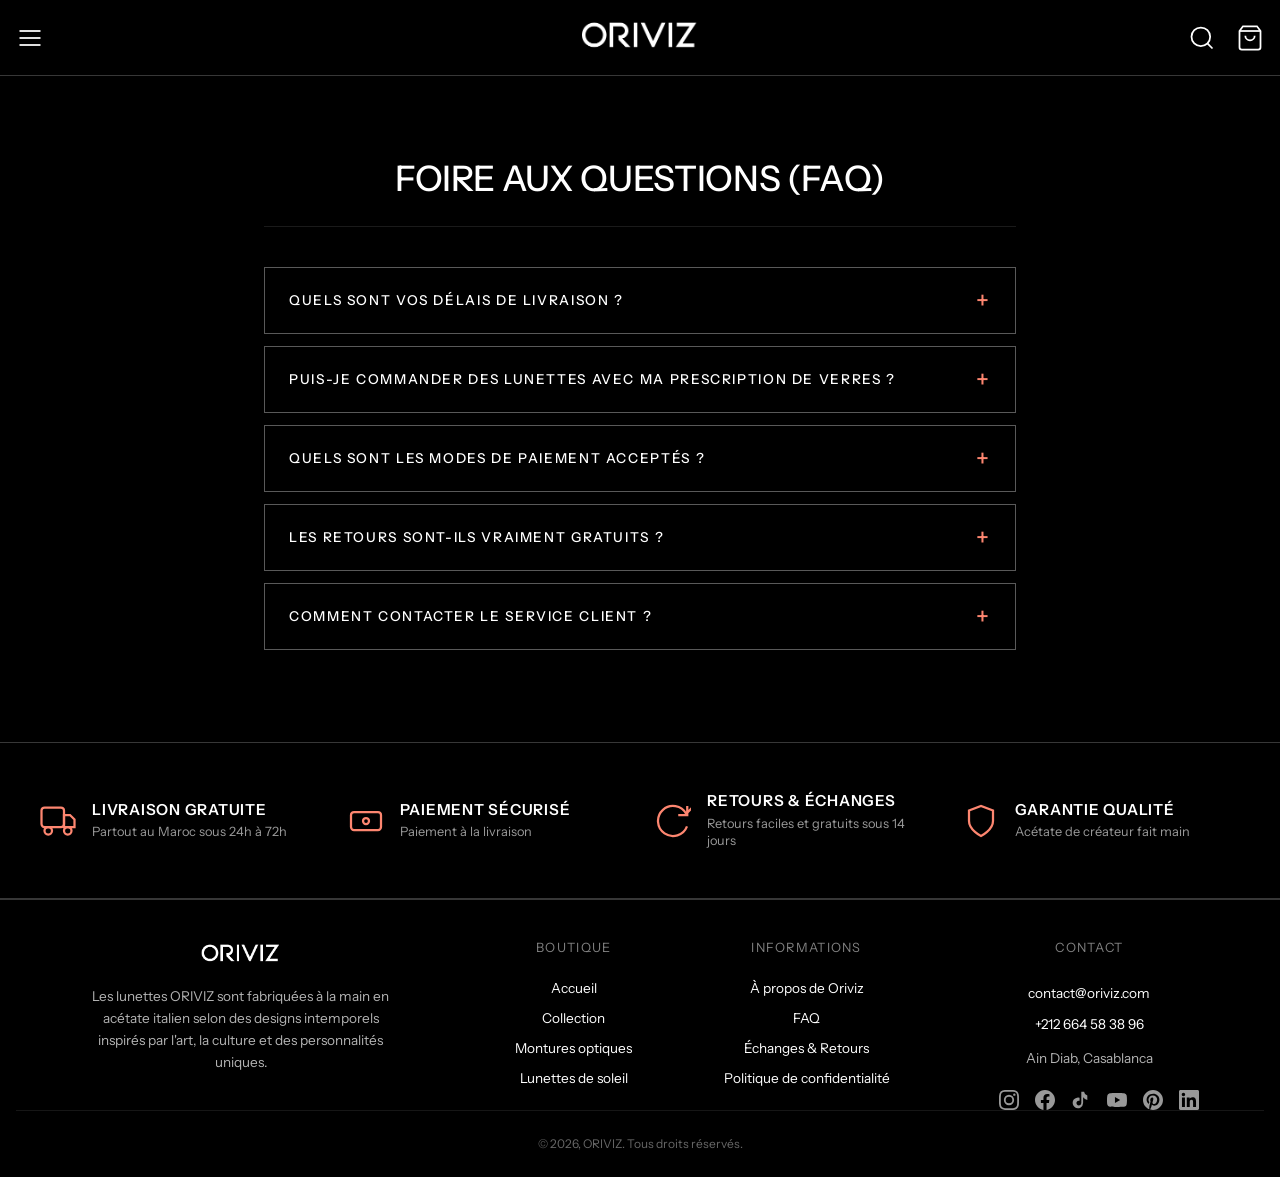
<file: faq.html>
<!DOCTYPE html>
<html lang="fr">
<head>
  <meta charset="UTF-8">
  <!-- Google tag (gtag.js) — Google Analytics GA4 -->
  <script async src="https://www.googletagmanager.com/gtag/js?id=G-B187VV1RZ8"></script>
  <script>
    window.dataLayer = window.dataLayer || [];
    function gtag(){dataLayer.push(arguments);}
    gtag('js', new Date());
    gtag('config', 'G-B187VV1RZ8');
  </script>
  <meta name="google-site-verification" content="adWeaHa-6d7JbkkgLvf3y-_S7iyGTeIRB60GRNZySuM" />
  <meta name="viewport" content="width=device-width, initial-scale=1.0">
  <title>FAQ — Questions Fréquentes sur les Lunettes ORIVIZ</title>
  <meta name="description" content="Toutes les réponses à vos questions sur les lunettes ORIVIZ : livraison, retours, matériaux, tailles de montures et bien plus encore.">
  <meta name="keywords" content="faq lunettes maroc, questions oriviz, livraison lunettes maroc, retours lunettes, taille monture, verres correcteurs maroc">
  <meta name="robots" content="index, follow">
  <meta property="og:title" content="FAQ ORIVIZ | Questions sur les Lunettes au Maroc">
  <meta property="og:description" content="Vous avez des questions ? Trouvez toutes les réponses sur nos lunettes artisanales, notre livraison et notre service client.">
  <meta property="og:type" content="website">
  <meta property="og:locale" content="fr_MA">
  <link rel="stylesheet" href="/css/style.css">
  <link rel="icon" type="image/png" href="/images/favicon.png">
  <style>
    .info-page-main {
      flex: 1;
      padding: 80px 0;
      background-color: var(--color-bg);
      color: var(--color-text);
    }
    .info-container {
      max-width: 800px;
      margin: 0 auto;
      padding: 0 24px;
    }
    .info-title {
      font-size: 2.2rem;
      font-weight: 500;
      margin-bottom: 40px;
      text-transform: uppercase;
      letter-spacing: -0.01em;
      text-align: center;
      border-bottom: 1px solid rgba(255, 255, 255, 0.1);
      padding-bottom: 24px;
    }
    .faq-list {
      margin-top: 30px;
    }
    .faq-item {
      margin-bottom: 12px;
      overflow: hidden;
    }
    .faq-question {
      width: 100%;
      text-align: left;
      padding: 18px 24px;
      background: transparent;
      border: 1.5px solid rgba(255, 255, 255, 0.35);
      border-radius: 0;
      color: inherit;
      font-size: 0.85rem;
      font-weight: 500;
      letter-spacing: 0.12em;
      text-transform: uppercase;
      font-family: inherit;
      display: flex;
      justify-content: space-between;
      align-items: center;
      cursor: pointer;
      outline: none;
      transition: background 0.25s ease, color 0.25s ease, border-color 0.25s ease;
    }
    .faq-question:hover {
      background: rgba(255, 255, 255, 0.06);
      border-color: rgba(255, 255, 255, 0.6);
    }
    .faq-item.open .faq-question {
      background: rgba(255, 255, 255, 0.05);
      border-color: rgba(255, 255, 255, 0.55);
    }
    .faq-question::after {
      content: '+';
      font-size: 1.5rem;
      color: var(--color-accent);
      transition: transform 0.3s ease;
    }
    .faq-item.open .faq-question::after {
      content: '−';
    }
    .faq-answer {
      max-height: 0;
      overflow: hidden;
      transition: max-height 0.3s ease;
      color: rgba(255, 255, 255, 0.75);
      line-height: 1.7;
    }
    .faq-answer-inner {
      padding: 0 30px 24px 30px;
      font-size: 1rem;
    }
    .faq-answer-inner a {
      color: var(--color-accent);
      text-decoration: underline;
    }
  </style>
</head>
<body>

  <!-- ====== OVERLAY ====== -->
  <div id="overlay" class="overlay"></div>

  <!-- ====== MENU DRAWER ====== -->
  <aside class="menu-drawer" aria-label="Navigation menu">
    <div class="drawer-header">
      
      <button id="btn-menu-close" class="drawer-close" aria-label="Close menu">
        <svg viewBox="0 0 24 24" stroke="currentColor" fill="none" stroke-width="1.5"><line x1="18" y1="6" x2="6" y2="18"/><line x1="6" y1="6" x2="18" y2="18"/></svg>
        Fermer
      </button>
    </div>
    <nav id="drawer-nav"></nav>
    <div class="drawer-footer">
      <a href="https://www.instagram.com/oriviz.eyewear/" target="_blank" rel="noopener" aria-label="Instagram" style="display: inline-flex; align-items: center; justify-content: center; opacity: 0.6; transition: opacity 0.2s; color: inherit;"><svg viewBox="0 0 24 24" width="20" height="20" fill="currentColor"><path d="M12 2.163c3.204 0 3.584.012 4.85.07 3.252.148 4.771 1.691 4.919 4.919.058 1.265.069 1.645.069 4.849 0 3.205-.012 3.584-.069 4.849-.149 3.225-1.664 4.771-4.919 4.919-1.266.058-1.644.07-4.85.07-3.204 0-3.584-.012-4.849-.07-3.26-.149-4.771-1.699-4.919-4.92-.058-1.265-.07-1.644-.07-4.849 0-3.204.013-3.583.07-4.849.149-3.227 1.664-4.771 4.919-4.919 1.266-.057 1.645-.069 4.849-.069zM12 0C8.741 0 8.333.014 7.053.072 2.695.272.273 2.69.073 7.051.014 8.333 0 8.741 0 12c0 3.259.014 3.668.072 4.948.2 4.358 2.618 6.78 6.98 6.98 1.281.058 1.689.072 4.948.072 3.259 0 3.668-.014 4.948-.072 4.354-.2 6.782-2.618 6.979-6.98.059-1.28.073-1.689.073-4.948 0-3.259-.014-3.667-.072-4.947-.196-4.354-2.617-6.78-6.979-6.98C15.668.014 15.259 0 12 0zm0 5.838a6.162 6.162 0 100 12.324 6.162 6.162 0 000-12.324zM12 16a4 4 0 110-8 4 4 0 010 8zm6.406-11.845a1.44 1.44 0 100 2.881 1.44 1.44 0 000-2.881z"/></svg></a>
      <a href="https://www.facebook.com/oriviz.eyewear" target="_blank" rel="noopener" aria-label="Facebook" style="display: inline-flex; align-items: center; justify-content: center; opacity: 0.6; transition: opacity 0.2s; color: inherit;"><svg viewBox="0 0 24 24" width="20" height="20" fill="currentColor"><path d="M24 12.073c0-6.627-5.373-12-12-12s-12 5.373-12 12c0 5.99 4.388 10.954 10.125 11.854v-8.385H7.078v-3.47h3.047V9.43c0-3.007 1.792-4.669 4.533-4.669 1.312 0 2.686.235 2.686.235v2.953H15.83c-1.491 0-1.956.925-1.956 1.874v2.25h3.328l-.532 3.47h-2.796v8.385C19.612 23.027 24 18.062 24 12.073z"/></svg></a>
      <a href="https://www.tiktok.com/@oriviz.eyewear" target="_blank" rel="noopener" aria-label="TikTok" style="display: inline-flex; align-items: center; justify-content: center; opacity: 0.6; transition: opacity 0.2s; color: inherit;"><svg viewBox="0 0 24 24" width="20" height="20" fill="currentColor"><path d="M19.59 6.69a4.83 4.83 0 0 1-3.77-4.25V2h-3.45v13.67a2.89 2.89 0 0 1-5.2 1.74 2.89 2.89 0 0 1 2.31-4.64 2.93 2.93 0 0 1 .8.11V9.4a6.27 6.27 0 0 0-3.11-.12A6.35 6.35 0 0 0 2 15.63a6.35 6.35 0 0 0 9.21 5.56 6.3 6.3 0 0 0 3.32-5.46V8.66A8.3 8.3 0 0 0 19.59 12V6.69z"/></svg></a>
      <a href="https://www.youtube.com/@oriviz.eyewear" target="_blank" rel="noopener" aria-label="YouTube" style="display: inline-flex; align-items: center; justify-content: center; opacity: 0.6; transition: opacity 0.2s; color: inherit;"><svg viewBox="0 0 24 24" width="20" height="20" fill="currentColor"><path d="M23.498 6.163a3.003 3.003 0 0 0-2.11-2.11C19.518 3.545 12 3.545 12 3.545s-7.518 0-9.388.507a3.003 3.003 0 0 0-2.11 2.11C0 8.033 0 12 0 12s0 3.967.502 5.837a3.003 3.003 0 0 0 2.11 2.11c1.87.507 9.388.507 9.388.507s7.518 0 9.388-.507a3.003 3.003 0 0 0 2.11-2.11C24 15.967 24 12 24 12s0-3.967-.502-5.837zM9.545 15.568V8.432L15.818 12l-6.273 3.568z"/></svg></a>
      <a href="https://www.pinterest.com/oriviz/" target="_blank" rel="noopener" aria-label="Pinterest" style="display: inline-flex; align-items: center; justify-content: center; opacity: 0.6; transition: opacity 0.2s; color: inherit;"><svg viewBox="0 0 24 24" width="20" height="20" fill="currentColor"><path d="M12 0C5.373 0 0 5.373 0 12c0 5.084 3.163 9.426 7.627 11.174-.105-.949-.2-2.405.042-3.441.218-.937 1.407-5.965 1.407-5.965s-.359-.719-.359-1.782c0-1.668.967-2.914 2.171-2.914 1.023 0 1.518.769 1.518 1.69 0 1.029-.655 2.568-.994 3.995-.283 1.194.599 2.169 1.777 2.169 2.133 0 3.772-2.249 3.772-5.495 0-2.873-2.064-4.882-5.012-4.882-3.414 0-5.418 2.561-5.418 5.207 0 1.031.397 2.138.893 2.738a.36.36 0 0 1 .083.345l-.333 1.36c-.053.22-.174.267-.402.161-1.499-.698-2.436-2.889-2.436-4.649 0-3.785 2.75-7.262 7.929-7.262 4.163 0 7.398 2.967 7.398 6.931 0 4.136-2.607 7.464-6.227 7.464-1.216 0-2.359-.631-2.75-1.378l-.748 2.853c-.27 1.029-.999 2.321-1.49 3.116C9.937 23.77 10.942 24 12 24c6.627 0 12-5.373 12-12S18.627 0 12 0z"/></svg></a>
      <a href="https://www.linkedin.com/company/oriviz/" target="_blank" rel="noopener" aria-label="LinkedIn" style="display: inline-flex; align-items: center; justify-content: center; opacity: 0.6; transition: opacity 0.2s; color: inherit;"><svg viewBox="0 0 24 24" width="20" height="20" fill="currentColor"><path d="M20.447 20.452h-3.554v-5.569c0-1.328-.027-3.037-1.852-3.037-1.853 0-2.136 1.445-2.136 2.939v5.667H9.351V9h3.414v1.561h.046c.477-.9 1.637-1.85 3.37-1.85 3.601 0 4.267 2.37 4.267 5.455v6.286zM5.337 7.433c-1.144 0-2.063-.926-2.063-2.065 0-1.138.92-2.063 2.063-2.063 1.14 0 2.064.925 2.064 2.063 0 1.139-.925 2.065-2.064 2.065zm1.782 13.019H3.555V9h3.564v11.452zM22.225 0H1.771C.792 0 0 .774 0 1.729v20.542C0 23.227.792 24 1.771 24h20.451C23.2 24 24 23.227 24 22.271V1.729C24 .774 23.2 0 22.222 0h.003z"/></svg></a>
    </div>
  </aside>

  <!-- ====== CART DRAWER ====== -->
  <aside class="cart-drawer" aria-label="Shopping cart">
    <div class="drawer-header">
      <div class="cart-title-row">
        <h2>Votre panier</h2>
        <span>(<span id="cart-count">0</span>)</span>
      </div>
      <button id="btn-cart-close" class="drawer-close" aria-label="Close cart">
        <svg viewBox="0 0 24 24" stroke="currentColor" fill="none" stroke-width="1.5"><line x1="18" y1="6" x2="6" y2="18"/><line x1="6" y1="6" x2="18" y2="18"/></svg>
        Fermer
      </button>
    </div>
    <div class="cart-items" id="cart-items"></div>
    <div id="cart-empty" class="cart-empty-msg">Votre panier est actuellement vide.</div>
    <div class="cart-footer" id="cart-footer-section" style="display:none;">
      <div class="cart-subtotal">
        <span>Sous-total</span>
        <span id="cart-subtotal-amount">0,00 DH</span>
      </div>
      <div class="cart-shipping-note">Livraison gratuite sur tout le Maroc.</div>
      <button id="btn-checkout" class="btn-checkout">Passer la commande</button>
      <a href="#" id="cart-continue-shopping" class="cart-continue">Continuer vos achats</a>
    </div>
  </aside>

  <!-- ====== SEARCH MODAL ====== -->
  <div id="search-modal" class="search-modal">
    <div class="search-modal-inner">
      <div class="search-input-wrap">
        <svg viewBox="0 0 24 24"><circle cx="11" cy="11" r="8"/><line x1="21" y1="21" x2="16.65" y2="16.65"/></svg>
        <input type="text" id="search-input" placeholder="Rechercher des produits..." autocomplete="off">
        <button id="search-close" style="font-size:0.85rem;opacity:0.6;">ÉCHAP</button>
      </div>
      <div id="search-results" class="search-results"></div>
      <div class="search-close-hint">Cliquez à l'extérieur pour fermer</div>
    </div>
  </div>

  <!-- ====== HEADER ====== -->
  <header class="site-header">
    <div class="header-inner">
      <div class="header-left">
        <button id="btn-menu" class="header-btn btn-menu-toggle" aria-label="Open menu">
          <svg viewBox="0 0 24 24"><line x1="3" y1="6" x2="21" y2="6"/><line x1="3" y1="12" x2="21" y2="12"/><line x1="3" y1="18" x2="21" y2="18"/></svg>
        </button>
      </div>

      <div class="header-center">
        <a href="/" class="logo-link">
          <img class="logo-img" src="/images/logo.png" alt="ORIVIZ">
        </a>
      </div>

      <div class="header-right">
        <button id="btn-search" class="header-btn" aria-label="Search">
          <svg viewBox="0 0 24 24"><circle cx="11" cy="11" r="8"/><line x1="21" y1="21" x2="16.65" y2="16.65"/></svg>
        </button>
        <button id="btn-cart" class="header-btn" aria-label="Cart">
          <svg viewBox="0 0 24 24"><path d="M6 2L3 6v14a2 2 0 002 2h14a2 2 0 002-2V6l-3-4z"/><line x1="3" y1="6" x2="21" y2="6"/><path d="M16 10a4 4 0 01-8 0"/></svg>
          <span id="header-cart-count" class="cart-count" style="display:none;">0</span>
        </button>
      </div>
    </div>
  </header>

  <!-- ====== MAIN CONTENT ====== -->
  <main class="info-page-main">
    <div class="info-container">
      <h1 class="info-title">Foire Aux Questions (FAQ)</h1>
      
      <div class="faq-list">
        
        <div class="faq-item">
          <button class="faq-question">Quels sont vos délais de livraison ?</button>
          <div class="faq-answer">
            <div class="faq-answer-inner">
              Nos délais de livraison varient entre <strong>24h et 72h</strong> (jours ouvrables) partout au Maroc. La livraison est 100% gratuite, sans aucun minimum d'achat.
            </div>
          </div>
        </div>

        <div class="faq-item">
          <button class="faq-question">Puis-je commander des lunettes avec ma prescription de verres ?</button>
          <div class="faq-answer">
            <div class="faq-answer-inner">
              Oui, tout à fait. Nous collaborons avec <strong>ZEISS</strong>, le leader mondial de la précision optique. Vous pouvez configurer vos verres lors de la commande en ligne, ou simplement nous envoyer une photo de votre ordonnance directement sur WhatsApp après votre commande.
            </div>
          </div>
        </div>

        <div class="faq-item">
          <button class="faq-question">Quels sont les modes de paiement acceptés ?</button>
          <div class="faq-answer">
            <div class="faq-answer-inner">
              Pour votre sécurité et votre confort, nous proposons exclusivement le <strong>paiement en espèces à la livraison (Cash on Delivery)</strong>. Vous payez directement le livreur uniquement après avoir reçu et inspecté votre colis.
            </div>
          </div>
        </div>

        <div class="faq-item">
          <button class="faq-question">Les retours sont-ils vraiment gratuits ?</button>
          <div class="faq-answer">
            <div class="faq-answer-inner">
              Oui ! Si le modèle ne vous plaît pas ou s'il n'est pas adapté à votre visage, vous pouvez demander un retour ou un échange sous <strong>14 jours</strong>. Un livreur se déplacera chez vous pour récupérer les lunettes, et nous prenons entièrement en charge les frais de retour.
            </div>
          </div>
        </div>


        <div class="faq-item">
          <button class="faq-question">Comment contacter le service client ?</button>
          <div class="faq-answer">
            <div class="faq-answer-inner">
              Vous pouvez nous joindre instantanément par <strong>WhatsApp au <a href="https://wa.me/212664583896" target="_blank">+212 6 64 58 38 96</a></strong>, ou nous envoyer un e-mail à l'adresse <a href="mailto:contact@oriviz.com">contact@oriviz.com</a>. Notre équipe est à votre disposition 7j/7 de 09h00 à 21h00.
            </div>
          </div>
        </div>

      </div>
    </div>
  </main>

  <!-- ===== REASSURANCE BANNER ===== -->
  <section class="reassurance-section">
    <div class="reassurance-container">
      <div class="reassurance-item">
        <svg class="reassurance-icon" viewBox="0 0 24 24" fill="none" stroke="currentColor" stroke-width="1.5">
          <rect x="1" y="3" width="15" height="13" rx="2" ry="2" />
          <polygon points="16 8 20 8 23 11 23 16 16 16 16 8" />
          <circle cx="5.5" cy="18.5" r="2.5" />
          <circle cx="18.5" cy="18.5" r="2.5" />
        </svg>
        <div class="reassurance-content">
          <h4>Livraison Gratuite</h4>
          <p>Partout au Maroc sous 24h à 72h</p>
        </div>
      </div>
      
      <div class="reassurance-item">
        <svg class="reassurance-icon" viewBox="0 0 24 24" fill="none" stroke="currentColor" stroke-width="1.5">
          <rect x="2" y="6" width="20" height="12" rx="2" />
          <circle cx="12" cy="12" r="2" />
          <path d="M6 12h.01M18 12h.01" />
        </svg>
        <div class="reassurance-content">
          <h4>Paiement Sécurisé</h4>
          <p>Paiement à la livraison</p>
        </div>
      </div>
      
      <div class="reassurance-item">
        <svg class="reassurance-icon" viewBox="0 0 24 24" fill="none" stroke="currentColor" stroke-width="1.5">
          <path d="M21.5 2v6h-6M21.34 15.57a10 10 0 1 1-.57-8.38l5.67-5.67" />
        </svg>
        <div class="reassurance-content">
          <h4>Retours &amp; Échanges</h4>
          <p>Retours faciles et gratuits sous 14 jours</p>
        </div>
      </div>
      
      <div class="reassurance-item">
        <svg class="reassurance-icon" viewBox="0 0 24 24" fill="none" stroke="currentColor" stroke-width="1.5">
          <path d="M12 22s8-4 8-10V5l-8-3-8 3v7c0 6 8 10 8 10z" />
        </svg>
        <div class="reassurance-content">
          <h4>Garantie Qualité</h4>
          <p>Acétate de créateur fait main</p>
        </div>
      </div>
    </div>
  </section>

  <!-- ====== FOOTER ====== -->
  <footer class="site-footer">
    <div class="footer-grid">
      <div class="footer-col">
        <h3>Boutique</h3>
        <div id="footer-links"></div>
      </div>
      <div class="footer-col">
        <h3>Informations</h3>
        <a href="/retours">Échanges &amp; Retours</a>
        <a href="/faq">FAQ</a>
        <a href="/privacy">Politique de confidentialité</a>
      </div>
      <div class="footer-col">
        <h3>Suivez-nous</h3>
        <div class="footer-social-row" style="display: flex; gap: 16px; margin-top: 12px; align-items: center;"></div>
      </div>
    </div>
    <div class="footer-bottom">
      <span>&copy; 2026, ORIVIZ</span>
    </div>
  </footer>

  <!-- Scripts -->
  <script src="/js/config.js"></script>
  <script src="/js/cart.js"></script>
  <script src="/js/app.js"></script>
  <script>
    // FAQ Toggle Logic
    document.querySelectorAll('.faq-question').forEach(button => {
      button.addEventListener('click', () => {
        const faqItem = button.parentElement;
        const answer = faqItem.querySelector('.faq-answer');
        const isOpen = faqItem.classList.contains('open');
        
        // Close all other open FAQ items
        document.querySelectorAll('.faq-item').forEach(item => {
          if (item !== faqItem) {
            item.classList.remove('open');
            item.querySelector('.faq-answer').style.maxHeight = '0';
          }
        });

        // Toggle current item
        if (isOpen) {
          faqItem.classList.remove('open');
          answer.style.maxHeight = '0';
        } else {
          faqItem.classList.add('open');
          answer.style.maxHeight = answer.scrollHeight + 'px';
        }
      });
    });
  </script>
</body>
</html>
</file>
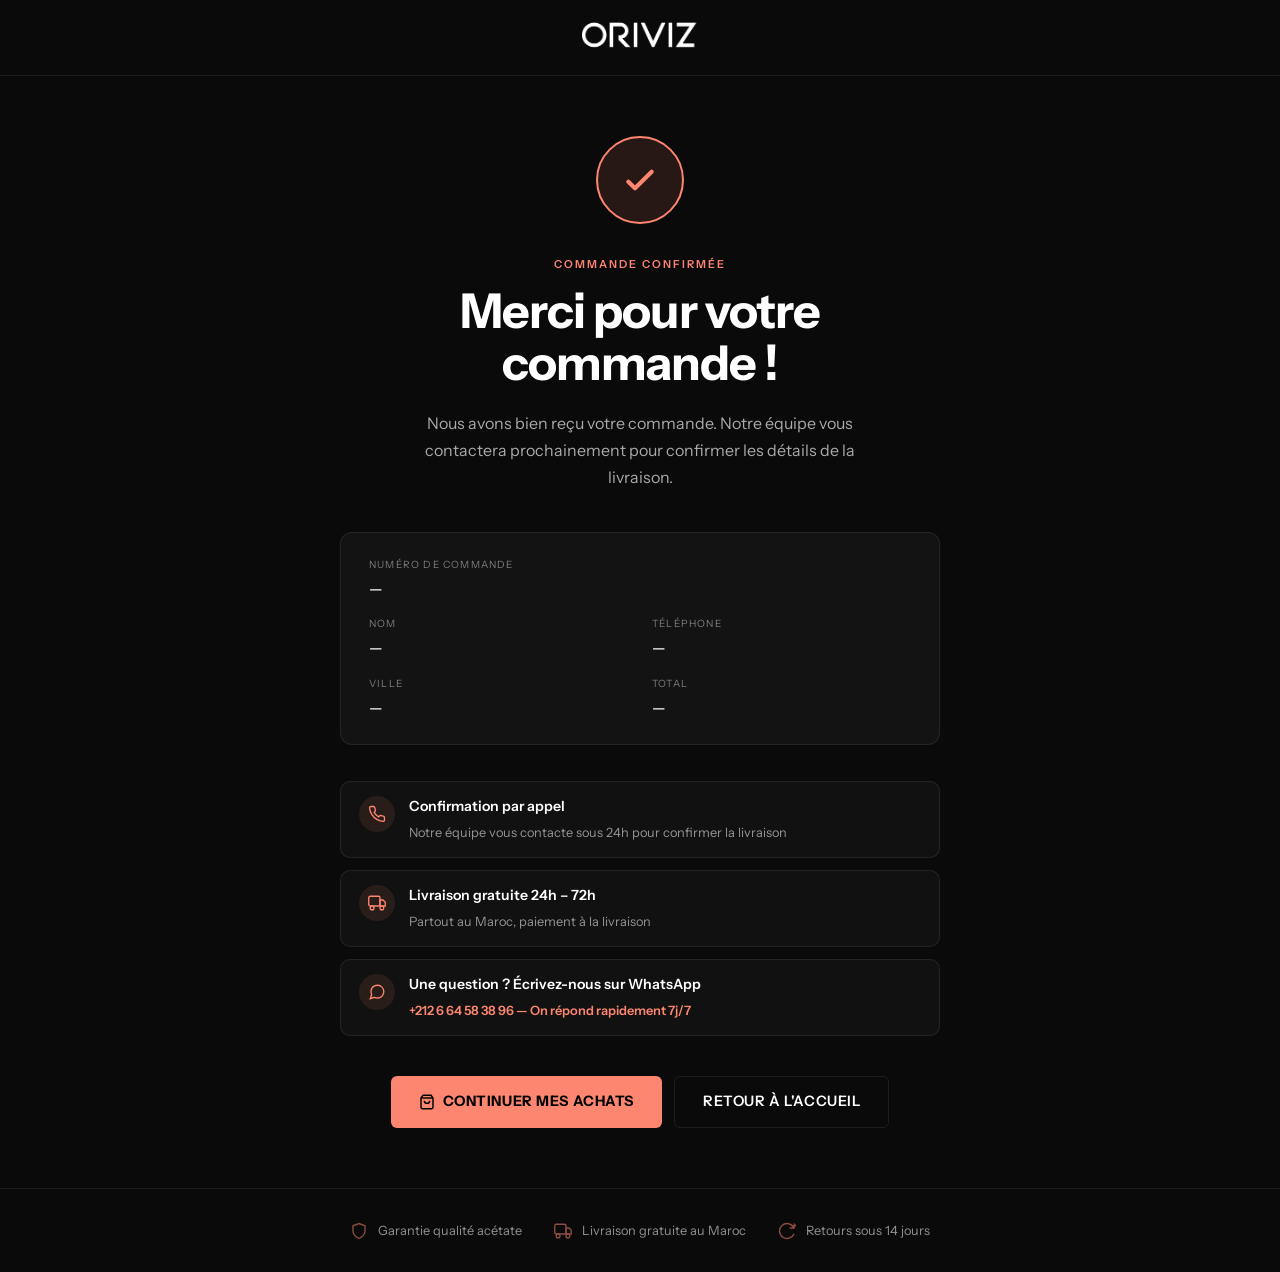
<file: merci.html>
<!DOCTYPE html>
<html lang="fr">
<head>
  <meta charset="utf-8">

  <!-- Google tag (gtag.js) — Google Analytics GA4 -->
  <script async src="https://www.googletagmanager.com/gtag/js?id=G-B187VV1RZ8"></script>
  <script>
    window.dataLayer = window.dataLayer || [];
    function gtag(){dataLayer.push(arguments);}
    gtag('js', new Date());
    gtag('config', 'G-B187VV1RZ8');
  </script>

  <meta name="google-site-verification" content="adWeaHa-6d7JbkkgLvf3y-_S7iyGTeIRB60GRNZySuM" />
  <meta name="viewport" content="width=device-width, initial-scale=1.0">
  <meta name="robots" content="noindex, nofollow">
  <title>Commande Confirmée — Merci | ORIVIZ</title>

  <link rel="preconnect" href="https://fonts.googleapis.com">
  <link rel="preconnect" href="https://fonts.gstatic.com" crossorigin>
  <link href="https://fonts.googleapis.com/css2?family=Instrument+Sans:wght@400;500;600;700&display=swap" rel="stylesheet">
  <link rel="stylesheet" href="/css/style.css">
  <link rel="icon" type="image/png" href="/images/favicon.png">

  <style>
    *, *::before, *::after { margin: 0; padding: 0; box-sizing: border-box; }

    :root {
      --color-bg: #0a0a0a;
      --color-text: #ffffff;
      --color-gridline: #222;
      --color-bg-alt: #111111;
      --border-color: rgba(255,255,255,0.08);
    }

    body {
      background: var(--color-bg);
      color: var(--color-text);
      font-family: 'Instrument Sans', sans-serif;
      min-height: 100vh;
      display: flex;
      flex-direction: column;
    }

    /* ── Main merci section ── */
    .merci-main {
      flex: 1;
      display: flex;
      align-items: center;
      justify-content: center;
      padding: 60px 24px;
    }

    .merci-card {
      max-width: 600px;
      width: 100%;
      text-align: center;
      animation: fadeUp 0.6s ease both;
    }

    @keyframes fadeUp {
      from { opacity: 0; transform: translateY(24px); }
      to   { opacity: 1; transform: translateY(0); }
    }

    /* ── Checkmark animation ── */
    .check-circle {
      width: 88px;
      height: 88px;
      border-radius: 50%;
      background: rgba(253, 134, 112, 0.12);
      border: 2px solid var(--color-accent);
      display: flex;
      align-items: center;
      justify-content: center;
      margin: 0 auto 32px;
      animation: popIn 0.5s cubic-bezier(0.34, 1.56, 0.64, 1) 0.2s both;
    }

    @keyframes popIn {
      from { transform: scale(0); opacity: 0; }
      to   { transform: scale(1); opacity: 1; }
    }

    .check-circle svg {
      width: 40px;
      height: 40px;
    }

    /* ── Typography ── */
    .merci-label {
      font-size: 11px;
      letter-spacing: 0.18em;
      text-transform: uppercase;
      color: var(--color-accent);
      font-weight: 600;
      margin-bottom: 12px;
    }

    .merci-title {
      font-size: clamp(2rem, 5vw, 3rem);
      font-weight: 700;
      line-height: 1.1;
      margin-bottom: 20px;
      letter-spacing: -0.02em;
    }

    .merci-subtitle {
      font-size: 1rem;
      opacity: 0.65;
      line-height: 1.7;
      max-width: 480px;
      margin: 0 auto 40px;
    }

    /* ── Order info box ── */
    .order-info-box {
      background: rgba(255,255,255,0.04);
      border: 1px solid var(--border-color);
      border-radius: 12px;
      padding: 24px 28px;
      margin-bottom: 36px;
      text-align: left;
      display: grid;
      grid-template-columns: 1fr 1fr;
      gap: 16px 24px;
    }

    .order-info-item label {
      display: block;
      font-size: 10px;
      letter-spacing: 0.12em;
      text-transform: uppercase;
      opacity: 0.45;
      margin-bottom: 4px;
    }

    .order-info-item span {
      font-size: 0.95rem;
      font-weight: 500;
      color: var(--color-text);
    }

    .order-info-item.full {
      grid-column: 1 / -1;
    }

    .order-id-badge {
      font-size: 0.85rem;
      font-weight: 600;
      color: var(--color-accent);
      letter-spacing: 0.05em;
    }

    /* ── Next steps ── */
    .next-steps {
      display: flex;
      flex-direction: column;
      gap: 12px;
      margin-bottom: 40px;
      text-align: left;
    }

    .next-step {
      display: flex;
      align-items: flex-start;
      gap: 14px;
      padding: 14px 18px;
      background: rgba(255,255,255,0.03);
      border: 1px solid var(--border-color);
      border-radius: 10px;
    }

    .next-step-icon {
      width: 36px;
      height: 36px;
      border-radius: 50%;
      background: rgba(253, 134, 112, 0.1);
      display: flex;
      align-items: center;
      justify-content: center;
      flex-shrink: 0;
    }

    .next-step-icon svg {
      width: 18px;
      height: 18px;
      color: var(--color-accent);
      stroke: currentColor;
      fill: none;
      stroke-width: 1.8;
    }

    .next-step-text strong {
      display: block;
      font-size: 0.88rem;
      font-weight: 600;
      margin-bottom: 2px;
    }

    .next-step-text span {
      font-size: 0.8rem;
      opacity: 0.55;
      line-height: 1.5;
    }

    /* ── CTA buttons ── */
    .merci-actions {
      display: flex;
      gap: 12px;
      justify-content: center;
      flex-wrap: wrap;
    }

    .btn-primary {
      display: inline-flex;
      align-items: center;
      gap: 8px;
      background: var(--color-accent);
      color: #000;
      font-family: 'Instrument Sans', sans-serif;
      font-size: 0.9rem;
      font-weight: 700;
      letter-spacing: 0.04em;
      text-transform: uppercase;
      padding: 14px 28px;
      border-radius: 6px;
      text-decoration: none;
      transition: all 0.2s ease;
    }

    .btn-primary:hover {
      background: #e0735e;
      transform: translateY(-1px);
    }

    .btn-secondary {
      display: inline-flex;
      align-items: center;
      gap: 8px;
      background: transparent;
      color: var(--color-text);
      font-family: 'Instrument Sans', sans-serif;
      font-size: 0.9rem;
      font-weight: 600;
      letter-spacing: 0.04em;
      text-transform: uppercase;
      padding: 14px 28px;
      border-radius: 6px;
      border: 1px solid var(--border-color);
      text-decoration: none;
      transition: all 0.2s ease;
    }

    .btn-secondary:hover {
      border-color: rgba(255,255,255,0.3);
      background: rgba(255,255,255,0.05);
    }

    /* ── Reassurance strip ── */
    .merci-reassurance {
      display: flex;
      justify-content: center;
      gap: 32px;
      padding: 32px 24px;
      border-top: 1px solid var(--border-color);
      flex-wrap: wrap;
    }

    .merci-reassurance-item {
      display: flex;
      align-items: center;
      gap: 10px;
      font-size: 0.8rem;
      opacity: 0.55;
    }

    .merci-reassurance-item svg {
      width: 18px;
      height: 18px;
      color: var(--color-accent);
      stroke: currentColor;
      fill: none;
      stroke-width: 1.8;
      flex-shrink: 0;
      opacity: 1;
    }

    /* ── Responsive ── */
    @media (max-width: 600px) {
      .order-info-box {
        grid-template-columns: 1fr;
      }
      .merci-actions {
        flex-direction: column;
      }
      .btn-primary, .btn-secondary {
        width: 100%;
        justify-content: center;
      }
    }
  </style>
</head>
<body>

  <!-- ====== HEADER ====== -->
  <header class="site-header">
    <div class="header-inner">
      <div class="header-left"></div>
      <div class="header-center">
        <a href="/" class="logo-link">
          <img class="logo-img" src="/images/logo.png" alt="ORIVIZ">
        </a>
      </div>
      <div class="header-right"></div>
    </div>
  </header>

  <!-- ====== PAGE MERCI ====== -->
  <main class="merci-main">
    <div class="merci-card">

      <!-- Checkmark -->
      <div class="check-circle">
        <svg viewBox="0 0 24 24" fill="none" stroke="var(--color-accent)" stroke-width="2.5" stroke-linecap="round" stroke-linejoin="round">
          <path d="M5 13l4 4L19 7"/>
        </svg>
      </div>

      <p class="merci-label">Commande confirmée</p>
      <h1 class="merci-title">Merci pour votre commande !</h1>
      <p class="merci-subtitle">
        Nous avons bien reçu votre commande. Notre équipe vous contactera prochainement pour confirmer les détails de la livraison.
      </p>

      <!-- Order details box -->
      <div class="order-info-box" id="order-info-box">
        <div class="order-info-item full">
          <label>Numéro de commande</label>
          <span class="order-id-badge" id="info-order-id">—</span>
        </div>
        <div class="order-info-item">
          <label>Nom</label>
          <span id="info-name">—</span>
        </div>
        <div class="order-info-item">
          <label>Téléphone</label>
          <span id="info-phone">—</span>
        </div>
        <div class="order-info-item">
          <label>Ville</label>
          <span id="info-city">—</span>
        </div>
        <div class="order-info-item">
          <label>Total</label>
          <span id="info-total">—</span>
        </div>
      </div>

      <!-- Next steps -->
      <div class="next-steps">
        <div class="next-step">
          <div class="next-step-icon">
            <svg viewBox="0 0 24 24"><path d="M22 16.92v3a2 2 0 01-2.18 2 19.79 19.79 0 01-8.63-3.07 19.5 19.5 0 01-6-6A19.79 19.79 0 012.12 4.18 2 2 0 014.11 2h3a2 2 0 012 1.72c.127.96.361 1.903.7 2.81a2 2 0 01-.45 2.11L8.09 9.91a16 16 0 006 6l1.27-1.27a2 2 0 012.11-.45c.907.339 1.85.573 2.81.7A2 2 0 0122 16.92z"/></svg>
          </div>
          <div class="next-step-text">
            <strong>Confirmation par appel</strong>
            <span>Notre équipe vous contacte sous 24h pour confirmer la livraison</span>
          </div>
        </div>
        <div class="next-step">
          <div class="next-step-icon">
            <svg viewBox="0 0 24 24"><rect x="1" y="3" width="15" height="13" rx="2"/><polygon points="16 8 20 8 23 11 23 16 16 16 16 8"/><circle cx="5.5" cy="18.5" r="2.5"/><circle cx="18.5" cy="18.5" r="2.5"/></svg>
          </div>
          <div class="next-step-text">
            <strong>Livraison gratuite 24h – 72h</strong>
            <span>Partout au Maroc, paiement à la livraison</span>
          </div>
        </div>
        <a href="https://wa.me/212664583896" target="_blank" rel="noopener noreferrer" class="next-step" style="text-decoration:none; color: inherit;">
          <div class="next-step-icon">
            <!-- WhatsApp icon -->
            <svg viewBox="0 0 24 24" fill="none" stroke="currentColor" stroke-width="1.8" style="width:18px;height:18px;color:var(--color-accent)">
              <path d="M21 11.5a8.38 8.38 0 01-.9 3.8 8.5 8.5 0 01-7.6 4.7 8.38 8.38 0 01-3.8-.9L3 21l1.9-5.7a8.38 8.38 0 01-.9-3.8 8.5 8.5 0 014.7-7.6 8.38 8.38 0 013.8-.9h.5a8.48 8.48 0 018 8v.5z"/>
            </svg>
          </div>
          <div class="next-step-text">
            <strong>Une question ? Écrivez-nous sur WhatsApp</strong>
            <span style="color: var(--color-accent); opacity: 1; font-weight: 600;">+212 6 64 58 38 96 — On répond rapidement 7j/7</span>
          </div>
        </a>
      </div>

      <!-- Actions -->
      <div class="merci-actions">
        <a href="/shop" class="btn-primary" id="btn-shop-again">
          <svg width="16" height="16" viewBox="0 0 24 24" fill="none" stroke="currentColor" stroke-width="2.2"><path d="M6 2L3 6v14a2 2 0 002 2h14a2 2 0 002-2V6l-3-4z"/><line x1="3" y1="6" x2="21" y2="6"/><path d="M16 10a4 4 0 01-8 0"/></svg>
          Continuer mes achats
        </a>
        <a href="/" class="btn-secondary">
          Retour à l'accueil
        </a>
      </div>

    </div>
  </main>

  <!-- ====== REASSURANCE STRIP ====== -->
  <div class="merci-reassurance">
    <div class="merci-reassurance-item">
      <svg viewBox="0 0 24 24"><path d="M12 22s8-4 8-10V5l-8-3-8 3v7c0 6 8 10 8 10z"/></svg>
      Garantie qualité acétate
    </div>
    <div class="merci-reassurance-item">
      <svg viewBox="0 0 24 24"><rect x="1" y="3" width="15" height="13" rx="2"/><polygon points="16 8 20 8 23 11 23 16 16 16 16 8"/><circle cx="5.5" cy="18.5" r="2.5"/><circle cx="18.5" cy="18.5" r="2.5"/></svg>
      Livraison gratuite au Maroc
    </div>
    <div class="merci-reassurance-item">
      <svg viewBox="0 0 24 24"><path d="M21.5 2v6h-6M21.34 15.57a10 10 0 1 1-.57-8.38l5.67-5.67"/></svg>
      Retours sous 14 jours
    </div>
  </div>

  <!-- ====== TRACKING & DATA ====== -->
  <script>
    (function() {
      // --- Lire les paramètres URL passés depuis checkout.html ---
      const params = new URLSearchParams(window.location.search);
      const orderId = params.get('id') || '';
      const name    = params.get('name') || '';
      const phone   = params.get('phone') || '';
      const city    = params.get('city') || '';
      const total   = params.get('total') || '';
      const items   = params.get('items') || '';
      const qty     = parseInt(params.get('qty') || '1', 10);

      // --- Afficher dans la page ---
      if (orderId) document.getElementById('info-order-id').textContent = orderId;
      if (name)    document.getElementById('info-name').textContent = name;
      if (phone)   document.getElementById('info-phone').textContent = phone;
      if (city)    document.getElementById('info-city').textContent = city;
      if (total)   document.getElementById('info-total').textContent = total + ' DH';

      // --- GA4 — Événement purchase (conversion) ---
      if (typeof gtag !== 'undefined' && total) {
        gtag('event', 'purchase', {
          transaction_id: orderId,
          value: parseFloat(total),
          currency: 'MAD',
          items: items ? items.split(',').map(function(name, i) {
            return { item_name: name.trim(), item_id: name.trim().toLowerCase().replace(/\s+/g, '-'), quantity: 1 };
          }) : [],
        });
      }

      // --- GA4 — Événement personnalisé "order_confirmed" ---
      if (typeof gtag !== 'undefined') {
        gtag('event', 'order_confirmed', {
          order_id: orderId,
          order_value: parseFloat(total) || 0,
          order_city: city,
          payment_method: 'COD',
        });
      }

      // --- Empêcher le retour en arrière (éviter double-commande) ---
      history.pushState(null, '', window.location.href);
      window.addEventListener('popstate', function() {
        history.pushState(null, '', window.location.href);
      });
    })();
  </script>

</body>
</html>
</file>
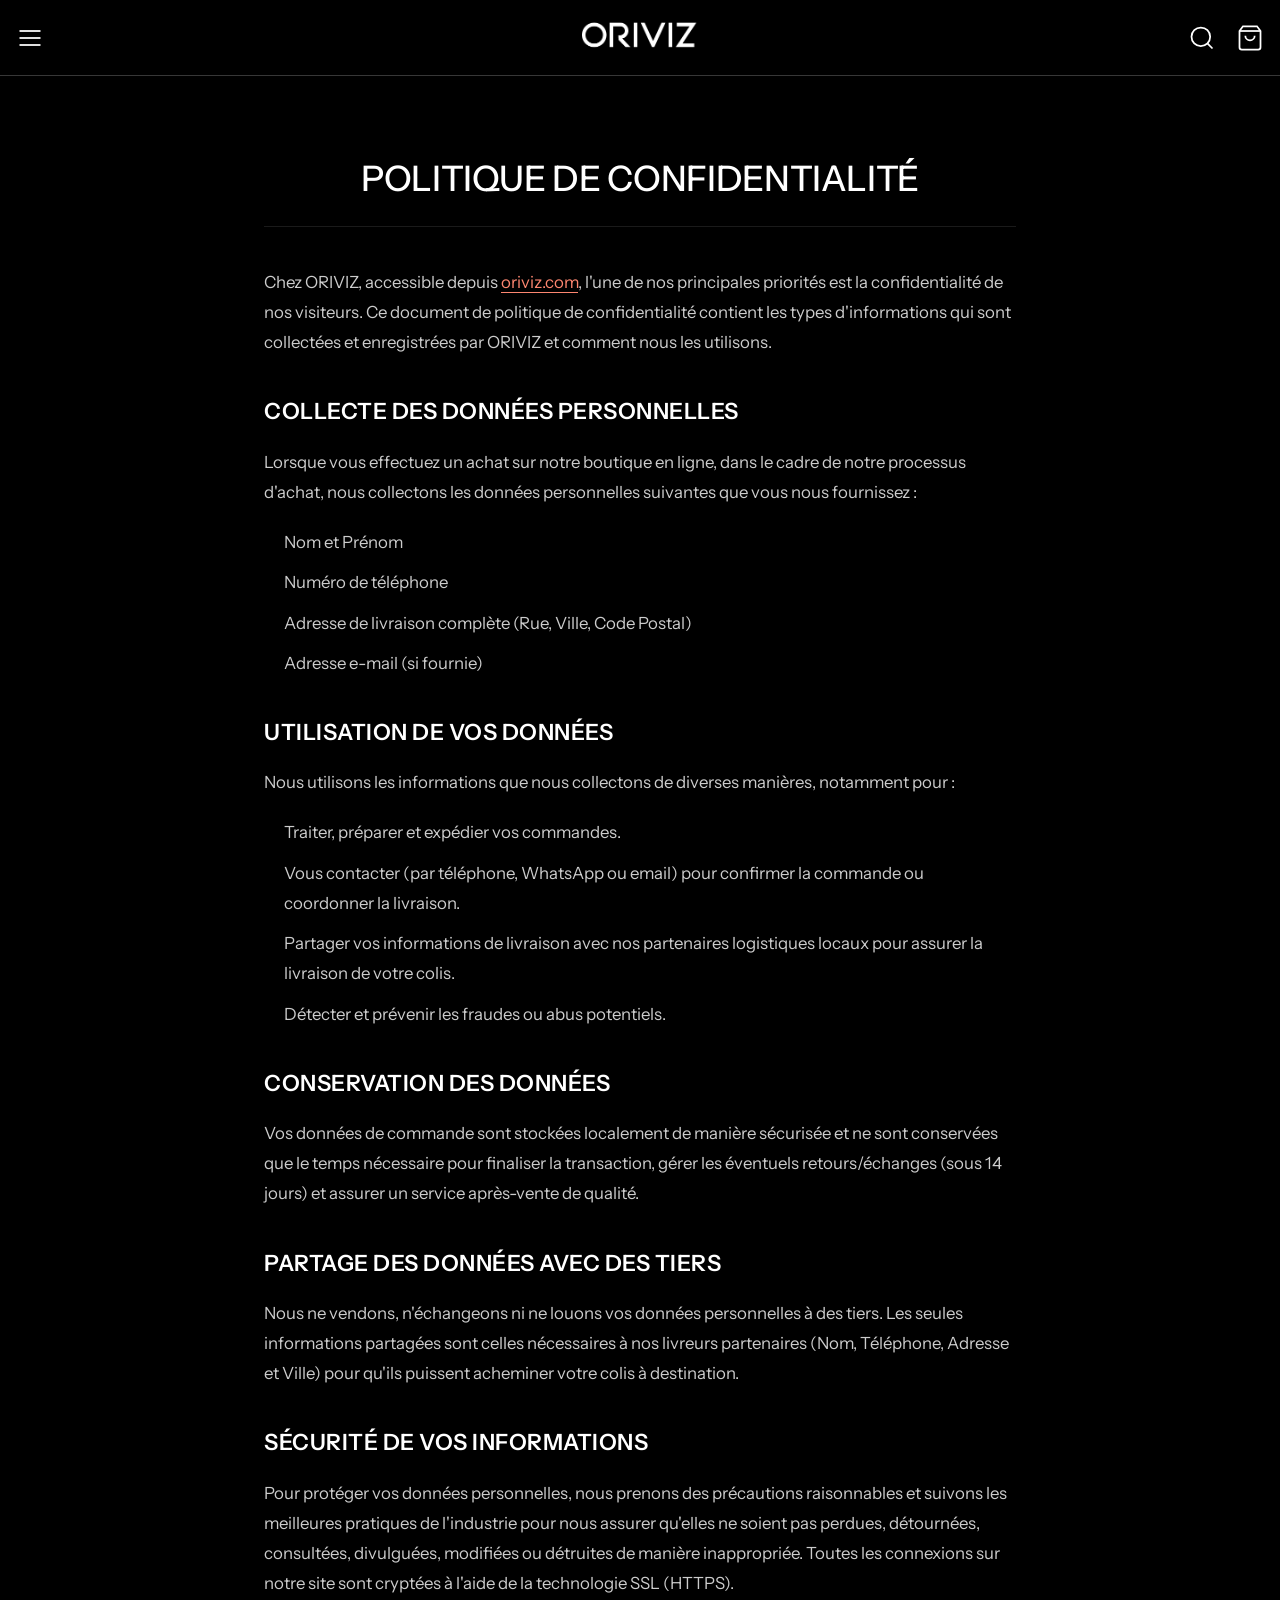
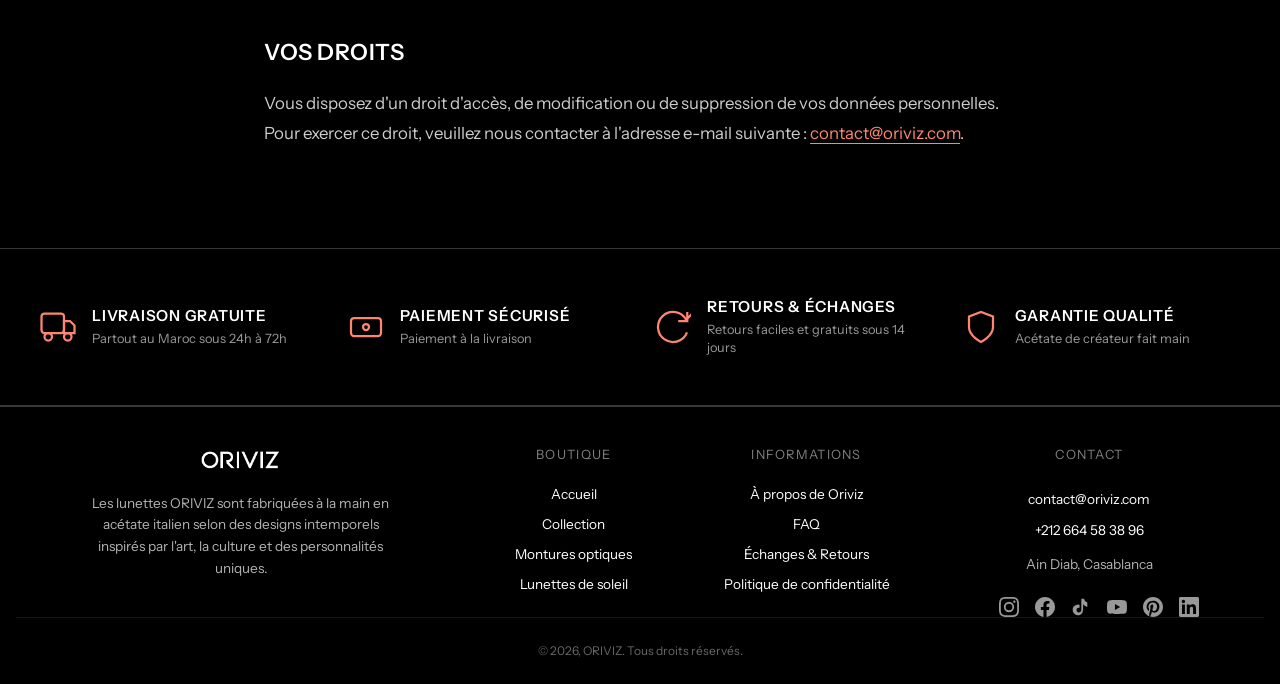
<file: privacy.html>
<!DOCTYPE html>
<html lang="fr">
<head>
  <meta charset="UTF-8">
  <!-- Google tag (gtag.js) — Google Analytics GA4 -->
  <script async src="https://www.googletagmanager.com/gtag/js?id=G-B187VV1RZ8"></script>
  <script>
    window.dataLayer = window.dataLayer || [];
    function gtag(){dataLayer.push(arguments);}
    gtag('js', new Date());
    gtag('config', 'G-B187VV1RZ8');
  </script>
  <meta name="google-site-verification" content="adWeaHa-6d7JbkkgLvf3y-_S7iyGTeIRB60GRNZySuM" />
  <meta name="viewport" content="width=device-width, initial-scale=1.0">
  <title>Politique de Confidentialité ORIVIZ | Protection des Données</title>
  <meta name="description" content="Consultez la politique de confidentialité d'ORIVIZ : comment nous collectons, utilisons et protégeons vos données personnelles.">
  <meta name="robots" content="noindex, follow">
  <meta property="og:type" content="website">
  <meta property="og:locale" content="fr_MA">
  <link rel="stylesheet" href="/css/style.css">
  <link rel="icon" type="image/png" href="/images/favicon.png">
  <style>
    .info-page-main {
      flex: 1;
      padding: 80px 0;
      background-color: var(--color-bg);
      color: var(--color-text);
    }
    .info-container {
      max-width: 800px;
      margin: 0 auto;
      padding: 0 24px;
    }
    .info-title {
      font-size: 2.2rem;
      font-weight: 500;
      margin-bottom: 40px;
      text-transform: uppercase;
      letter-spacing: -0.01em;
      text-align: center;
      border-bottom: 1px solid rgba(255, 255, 255, 0.1);
      padding-bottom: 24px;
    }
    .info-content {
      line-height: 1.8;
      font-size: 1.05rem;
      color: rgba(255, 255, 255, 0.8);
    }
    .info-content h2 {
      font-size: 1.4rem;
      font-weight: 600;
      color: #ffffff;
      margin-top: 40px;
      margin-bottom: 20px;
      text-transform: uppercase;
      letter-spacing: 0.5px;
    }
    .info-content p {
      margin-bottom: 20px;
    }
    .info-content ul {
      margin-bottom: 24px;
      padding-left: 20px;
    }
    .info-content li {
      margin-bottom: 10px;
    }
    .cta-link {
      color: var(--color-accent);
      text-decoration: underline;
      text-underline-offset: 4px;
    }
    .cta-link:hover {
      opacity: 0.8;
    }
  </style>
</head>
<body>

  <!-- ====== OVERLAY ====== -->
  <div id="overlay" class="overlay"></div>

  <!-- ====== MENU DRAWER ====== -->
  <aside class="menu-drawer" aria-label="Navigation menu">
    <div class="drawer-header">
      
      <button id="btn-menu-close" class="drawer-close" aria-label="Close menu">
        <svg viewBox="0 0 24 24" stroke="currentColor" fill="none" stroke-width="1.5"><line x1="18" y1="6" x2="6" y2="18"/><line x1="6" y1="6" x2="18" y2="18"/></svg>
        Fermer
      </button>
    </div>
    <nav id="drawer-nav"></nav>
    <div class="drawer-footer">
      <a href="https://www.instagram.com/oriviz.eyewear/" target="_blank" rel="noopener" aria-label="Instagram" style="display: inline-flex; align-items: center; justify-content: center; opacity: 0.6; transition: opacity 0.2s; color: inherit;"><svg viewBox="0 0 24 24" width="20" height="20" fill="currentColor"><path d="M12 2.163c3.204 0 3.584.012 4.85.07 3.252.148 4.771 1.691 4.919 4.919.058 1.265.069 1.645.069 4.849 0 3.205-.012 3.584-.069 4.849-.149 3.225-1.664 4.771-4.919 4.919-1.266.058-1.644.07-4.85.07-3.204 0-3.584-.012-4.849-.07-3.26-.149-4.771-1.699-4.919-4.92-.058-1.265-.07-1.644-.07-4.849 0-3.204.013-3.583.07-4.849.149-3.227 1.664-4.771 4.919-4.919 1.266-.057 1.645-.069 4.849-.069zM12 0C8.741 0 8.333.014 7.053.072 2.695.272.273 2.69.073 7.051.014 8.333 0 8.741 0 12c0 3.259.014 3.668.072 4.948.2 4.358 2.618 6.78 6.98 6.98 1.281.058 1.689.072 4.948.072 3.259 0 3.668-.014 4.948-.072 4.354-.2 6.782-2.618 6.979-6.98.059-1.28.073-1.689.073-4.948 0-3.259-.014-3.667-.072-4.947-.196-4.354-2.617-6.78-6.979-6.98C15.668.014 15.259 0 12 0zm0 5.838a6.162 6.162 0 100 12.324 6.162 6.162 0 000-12.324zM12 16a4 4 0 110-8 4 4 0 010 8zm6.406-11.845a1.44 1.44 0 100 2.881 1.44 1.44 0 000-2.881z"/></svg></a>
      <a href="https://www.facebook.com/oriviz.eyewear" target="_blank" rel="noopener" aria-label="Facebook" style="display: inline-flex; align-items: center; justify-content: center; opacity: 0.6; transition: opacity 0.2s; color: inherit;"><svg viewBox="0 0 24 24" width="20" height="20" fill="currentColor"><path d="M24 12.073c0-6.627-5.373-12-12-12s-12 5.373-12 12c0 5.99 4.388 10.954 10.125 11.854v-8.385H7.078v-3.47h3.047V9.43c0-3.007 1.792-4.669 4.533-4.669 1.312 0 2.686.235 2.686.235v2.953H15.83c-1.491 0-1.956.925-1.956 1.874v2.25h3.328l-.532 3.47h-2.796v8.385C19.612 23.027 24 18.062 24 12.073z"/></svg></a>
      <a href="https://www.tiktok.com/@oriviz.eyewear" target="_blank" rel="noopener" aria-label="TikTok" style="display: inline-flex; align-items: center; justify-content: center; opacity: 0.6; transition: opacity 0.2s; color: inherit;"><svg viewBox="0 0 24 24" width="20" height="20" fill="currentColor"><path d="M19.59 6.69a4.83 4.83 0 0 1-3.77-4.25V2h-3.45v13.67a2.89 2.89 0 0 1-5.2 1.74 2.89 2.89 0 0 1 2.31-4.64 2.93 2.93 0 0 1 .8.11V9.4a6.27 6.27 0 0 0-3.11-.12A6.35 6.35 0 0 0 2 15.63a6.35 6.35 0 0 0 9.21 5.56 6.3 6.3 0 0 0 3.32-5.46V8.66A8.3 8.3 0 0 0 19.59 12V6.69z"/></svg></a>
      <a href="https://www.youtube.com/@oriviz.eyewear" target="_blank" rel="noopener" aria-label="YouTube" style="display: inline-flex; align-items: center; justify-content: center; opacity: 0.6; transition: opacity 0.2s; color: inherit;"><svg viewBox="0 0 24 24" width="20" height="20" fill="currentColor"><path d="M23.498 6.163a3.003 3.003 0 0 0-2.11-2.11C19.518 3.545 12 3.545 12 3.545s-7.518 0-9.388.507a3.003 3.003 0 0 0-2.11 2.11C0 8.033 0 12 0 12s0 3.967.502 5.837a3.003 3.003 0 0 0 2.11 2.11c1.87.507 9.388.507 9.388.507s7.518 0 9.388-.507a3.003 3.003 0 0 0 2.11-2.11C24 15.967 24 12 24 12s0-3.967-.502-5.837zM9.545 15.568V8.432L15.818 12l-6.273 3.568z"/></svg></a>
      <a href="https://www.pinterest.com/oriviz/" target="_blank" rel="noopener" aria-label="Pinterest" style="display: inline-flex; align-items: center; justify-content: center; opacity: 0.6; transition: opacity 0.2s; color: inherit;"><svg viewBox="0 0 24 24" width="20" height="20" fill="currentColor"><path d="M12 0C5.373 0 0 5.373 0 12c0 5.084 3.163 9.426 7.627 11.174-.105-.949-.2-2.405.042-3.441.218-.937 1.407-5.965 1.407-5.965s-.359-.719-.359-1.782c0-1.668.967-2.914 2.171-2.914 1.023 0 1.518.769 1.518 1.69 0 1.029-.655 2.568-.994 3.995-.283 1.194.599 2.169 1.777 2.169 2.133 0 3.772-2.249 3.772-5.495 0-2.873-2.064-4.882-5.012-4.882-3.414 0-5.418 2.561-5.418 5.207 0 1.031.397 2.138.893 2.738a.36.36 0 0 1 .083.345l-.333 1.36c-.053.22-.174.267-.402.161-1.499-.698-2.436-2.889-2.436-4.649 0-3.785 2.75-7.262 7.929-7.262 4.163 0 7.398 2.967 7.398 6.931 0 4.136-2.607 7.464-6.227 7.464-1.216 0-2.359-.631-2.75-1.378l-.748 2.853c-.27 1.029-.999 2.321-1.49 3.116C9.937 23.77 10.942 24 12 24c6.627 0 12-5.373 12-12S18.627 0 12 0z"/></svg></a>
      <a href="https://www.linkedin.com/company/oriviz/" target="_blank" rel="noopener" aria-label="LinkedIn" style="display: inline-flex; align-items: center; justify-content: center; opacity: 0.6; transition: opacity 0.2s; color: inherit;"><svg viewBox="0 0 24 24" width="20" height="20" fill="currentColor"><path d="M20.447 20.452h-3.554v-5.569c0-1.328-.027-3.037-1.852-3.037-1.853 0-2.136 1.445-2.136 2.939v5.667H9.351V9h3.414v1.561h.046c.477-.9 1.637-1.85 3.37-1.85 3.601 0 4.267 2.37 4.267 5.455v6.286zM5.337 7.433c-1.144 0-2.063-.926-2.063-2.065 0-1.138.92-2.063 2.063-2.063 1.14 0 2.064.925 2.064 2.063 0 1.139-.925 2.065-2.064 2.065zm1.782 13.019H3.555V9h3.564v11.452zM22.225 0H1.771C.792 0 0 .774 0 1.729v20.542C0 23.227.792 24 1.771 24h20.451C23.2 24 24 23.227 24 22.271V1.729C24 .774 23.2 0 22.222 0h.003z"/></svg></a>
    </div>
  </aside>

  <!-- ====== CART DRAWER ====== -->
  <aside class="cart-drawer" aria-label="Shopping cart">
    <div class="drawer-header">
      <div class="cart-title-row">
        <h2>Votre panier</h2>
        <span>(<span id="cart-count">0</span>)</span>
      </div>
      <button id="btn-cart-close" class="drawer-close" aria-label="Close cart">
        <svg viewBox="0 0 24 24" stroke="currentColor" fill="none" stroke-width="1.5"><line x1="18" y1="6" x2="6" y2="18"/><line x1="6" y1="6" x2="18" y2="18"/></svg>
        Fermer
      </button>
    </div>
    <div class="cart-items" id="cart-items"></div>
    <div id="cart-empty" class="cart-empty-msg">Votre panier est actuellement vide.</div>
    <div class="cart-footer" id="cart-footer-section" style="display:none;">
      <div class="cart-subtotal">
        <span>Sous-total</span>
        <span id="cart-subtotal-amount">0,00 DH</span>
      </div>
      <div class="cart-shipping-note">Livraison gratuite sur tout le Maroc.</div>
      <button id="btn-checkout" class="btn-checkout">Passer la commande</button>
      <a href="#" id="cart-continue-shopping" class="cart-continue">Continuer vos achats</a>
    </div>
  </aside>

  <!-- ====== SEARCH MODAL ====== -->
  <div id="search-modal" class="search-modal">
    <div class="search-modal-inner">
      <div class="search-input-wrap">
        <svg viewBox="0 0 24 24"><circle cx="11" cy="11" r="8"/><line x1="21" y1="21" x2="16.65" y2="16.65"/></svg>
        <input type="text" id="search-input" placeholder="Rechercher des produits..." autocomplete="off">
        <button id="search-close" style="font-size:0.85rem;opacity:0.6;">ÉCHAP</button>
      </div>
      <div id="search-results" class="search-results"></div>
      <div class="search-close-hint">Cliquez à l'extérieur pour fermer</div>
    </div>
  </div>

  <!-- ====== HEADER ====== -->
  <header class="site-header">
    <div class="header-inner">
      <div class="header-left">
        <button id="btn-menu" class="header-btn btn-menu-toggle" aria-label="Open menu">
          <svg viewBox="0 0 24 24"><line x1="3" y1="6" x2="21" y2="6"/><line x1="3" y1="12" x2="21" y2="12"/><line x1="3" y1="18" x2="21" y2="18"/></svg>
        </button>
      </div>

      <div class="header-center">
        <a href="/" class="logo-link">
          <img class="logo-img" src="/images/logo.png" alt="ORIVIZ">
        </a>
      </div>

      <div class="header-right">
        <button id="btn-search" class="header-btn" aria-label="Search">
          <svg viewBox="0 0 24 24"><circle cx="11" cy="11" r="8"/><line x1="21" y1="21" x2="16.65" y2="16.65"/></svg>
        </button>
        <button id="btn-cart" class="header-btn" aria-label="Cart">
          <svg viewBox="0 0 24 24"><path d="M6 2L3 6v14a2 2 0 002 2h14a2 2 0 002-2V6l-3-4z"/><line x1="3" y1="6" x2="21" y2="6"/><path d="M16 10a4 4 0 01-8 0"/></svg>
          <span id="header-cart-count" class="cart-count" style="display:none;">0</span>
        </button>
      </div>
    </div>
  </header>

  <!-- ====== MAIN CONTENT ====== -->
  <main class="info-page-main">
    <div class="info-container">
      <h1 class="info-title">Politique de confidentialité</h1>
      
      <div class="info-content">
        <p>
          Chez ORIVIZ, accessible depuis <a href="/" class="cta-link">oriviz.com</a>, l'une de nos principales priorités est la confidentialité de nos visiteurs. Ce document de politique de confidentialité contient les types d'informations qui sont collectées et enregistrées par ORIVIZ et comment nous les utilisons.
        </p>

        <h2>Collecte des données personnelles</h2>
        <p>
          Lorsque vous effectuez un achat sur notre boutique en ligne, dans le cadre de notre processus d'achat, nous collectons les données personnelles suivantes que vous nous fournissez :
        </p>
        <ul>
          <li>Nom et Prénom</li>
          <li>Numéro de téléphone</li>
          <li>Adresse de livraison complète (Rue, Ville, Code Postal)</li>
          <li>Adresse e-mail (si fournie)</li>
        </ul>

        <h2>Utilisation de vos données</h2>
        <p>
          Nous utilisons les informations que nous collectons de diverses manières, notamment pour :
        </p>
        <ul>
          <li>Traiter, préparer et expédier vos commandes.</li>
          <li>Vous contacter (par téléphone, WhatsApp ou email) pour confirmer la commande ou coordonner la livraison.</li>
          <li>Partager vos informations de livraison avec nos partenaires logistiques locaux pour assurer la livraison de votre colis.</li>
          <li>Détecter et prévenir les fraudes ou abus potentiels.</li>
        </ul>

        <h2>Conservation des données</h2>
        <p>
          Vos données de commande sont stockées localement de manière sécurisée et ne sont conservées que le temps nécessaire pour finaliser la transaction, gérer les éventuels retours/échanges (sous 14 jours) et assurer un service après-vente de qualité.
        </p>

        <h2>Partage des données avec des tiers</h2>
        <p>
          Nous ne vendons, n'échangeons ni ne louons vos données personnelles à des tiers. Les seules informations partagées sont celles nécessaires à nos livreurs partenaires (Nom, Téléphone, Adresse et Ville) pour qu'ils puissent acheminer votre colis à destination.
        </p>

        <h2>Sécurité de vos informations</h2>
        <p>
          Pour protéger vos données personnelles, nous prenons des précautions raisonnables et suivons les meilleures pratiques de l'industrie pour nous assurer qu'elles ne soient pas perdues, détournées, consultées, divulguées, modifiées ou détruites de manière inappropriée. Toutes les connexions sur notre site sont cryptées à l'aide de la technologie SSL (HTTPS).
        </p>

        <h2>Vos droits</h2>
        <p>
          Vous disposez d'un droit d'accès, de modification ou de suppression de vos données personnelles. Pour exercer ce droit, veuillez nous contacter à l'adresse e-mail suivante : <a href="mailto:contact@oriviz.com" class="cta-link">contact@oriviz.com</a>.
        </p>
      </div>
    </div>
  </main>

  <!-- ===== REASSURANCE BANNER ===== -->
  <section class="reassurance-section">
    <div class="reassurance-container">
      <div class="reassurance-item">
        <svg class="reassurance-icon" viewBox="0 0 24 24" fill="none" stroke="currentColor" stroke-width="1.5">
          <rect x="1" y="3" width="15" height="13" rx="2" ry="2" />
          <polygon points="16 8 20 8 23 11 23 16 16 16 16 8" />
          <circle cx="5.5" cy="18.5" r="2.5" />
          <circle cx="18.5" cy="18.5" r="2.5" />
        </svg>
        <div class="reassurance-content">
          <h4>Livraison Gratuite</h4>
          <p>Partout au Maroc sous 24h à 72h</p>
        </div>
      </div>
      
      <div class="reassurance-item">
        <svg class="reassurance-icon" viewBox="0 0 24 24" fill="none" stroke="currentColor" stroke-width="1.5">
          <rect x="2" y="6" width="20" height="12" rx="2" />
          <circle cx="12" cy="12" r="2" />
          <path d="M6 12h.01M18 12h.01" />
        </svg>
        <div class="reassurance-content">
          <h4>Paiement Sécurisé</h4>
          <p>Paiement à la livraison</p>
        </div>
      </div>
      
      <div class="reassurance-item">
        <svg class="reassurance-icon" viewBox="0 0 24 24" fill="none" stroke="currentColor" stroke-width="1.5">
          <path d="M21.5 2v6h-6M21.34 15.57a10 10 0 1 1-.57-8.38l5.67-5.67" />
        </svg>
        <div class="reassurance-content">
          <h4>Retours &amp; Échanges</h4>
          <p>Retours faciles et gratuits sous 14 jours</p>
        </div>
      </div>
      
      <div class="reassurance-item">
        <svg class="reassurance-icon" viewBox="0 0 24 24" fill="none" stroke="currentColor" stroke-width="1.5">
          <path d="M12 22s8-4 8-10V5l-8-3-8 3v7c0 6 8 10 8 10z" />
        </svg>
        <div class="reassurance-content">
          <h4>Garantie Qualité</h4>
          <p>Acétate de créateur fait main</p>
        </div>
      </div>
    </div>
  </section>

  <!-- ====== FOOTER ====== -->
  <footer class="site-footer">
    <div class="footer-grid">
      <div class="footer-col">
        <h3>Boutique</h3>
        <div id="footer-links"></div>
      </div>
      <div class="footer-col">
        <h3>Informations</h3>
        <a href="/retours">Échanges &amp; Retours</a>
        <a href="/faq">FAQ</a>
        <a href="/privacy">Politique de confidentialité</a>
      </div>
      <div class="footer-col">
        <h3>Suivez-nous</h3>
        <div class="footer-social-row" style="display: flex; gap: 16px; margin-top: 12px; align-items: center;"></div>
      </div>
    </div>
    <div class="footer-bottom">
      <span>&copy; 2026, ORIVIZ</span>
    </div>
  </footer>

  <!-- Scripts -->
  <script src="/js/config.js"></script>
  <script src="/js/cart.js"></script>
  <script src="/js/app.js"></script>
</body>
</html>
</file>
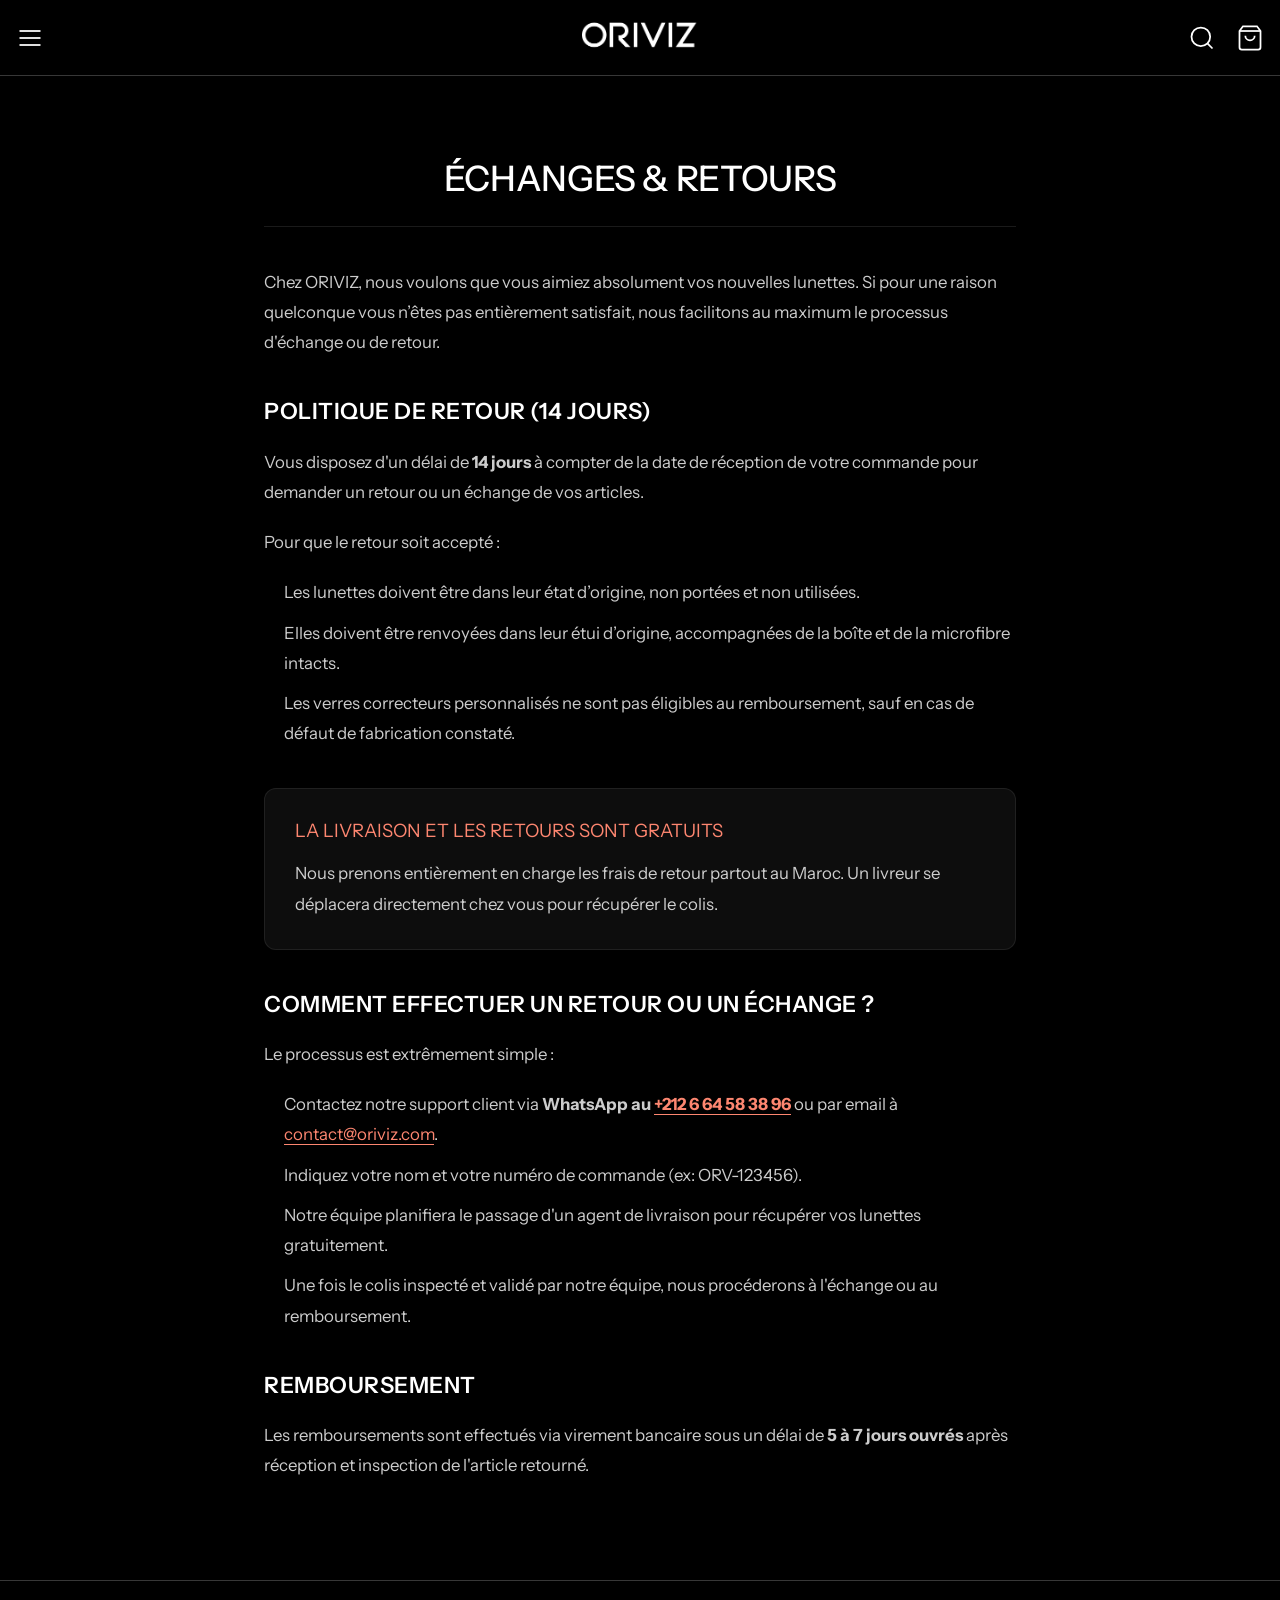
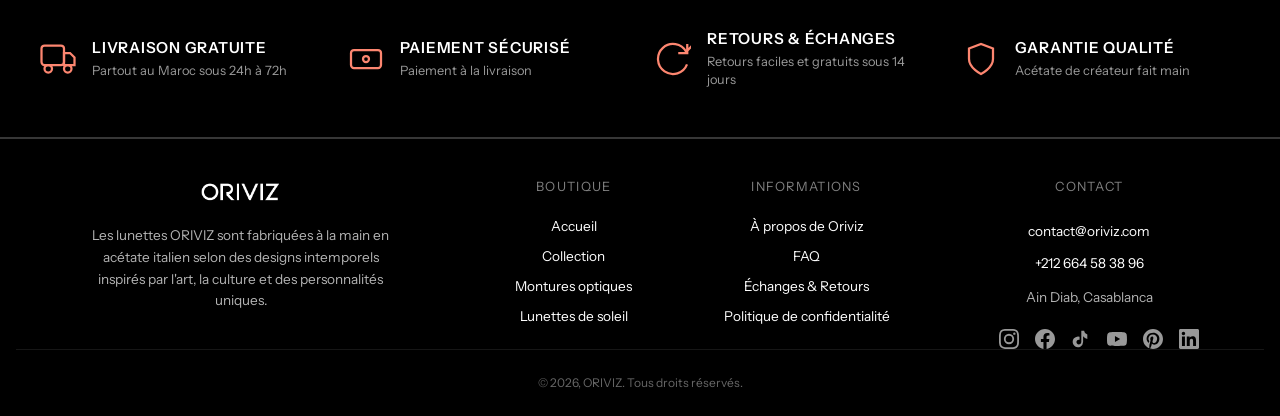
<file: retours.html>
<!DOCTYPE html>
<html lang="fr">
<head>
  <meta charset="UTF-8">
  <!-- Google tag (gtag.js) — Google Analytics GA4 -->
  <script async src="https://www.googletagmanager.com/gtag/js?id=G-B187VV1RZ8"></script>
  <script>
    window.dataLayer = window.dataLayer || [];
    function gtag(){dataLayer.push(arguments);}
    gtag('js', new Date());
    gtag('config', 'G-B187VV1RZ8');
  </script>
  <meta name="google-site-verification" content="adWeaHa-6d7JbkkgLvf3y-_S7iyGTeIRB60GRNZySuM" />
  <meta name="viewport" content="width=device-width, initial-scale=1.0">
  <title>Échanges &amp; Retours | Politique de Retour ORIVIZ — Maroc</title>
  <meta name="description" content="Politique de retour et d'échange ORIVIZ : retournez vos lunettes sous 14 jours. Processus simple et service client réactif au Maroc.">
  <meta name="keywords" content="retour lunettes maroc, échange lunettes oriviz, politique retour eyewear, remboursement lunettes maroc">
  <meta name="robots" content="index, follow">
  <meta property="og:title" content="Échanges &amp; Retours ORIVIZ | Politique Simple et Transparente">
  <meta property="og:type" content="website">
  <meta property="og:locale" content="fr_MA">
  <link rel="stylesheet" href="/css/style.css">
  <link rel="icon" type="image/png" href="/images/favicon.png">
  <style>
    .info-page-main {
      flex: 1;
      padding: 80px 0;
      background-color: var(--color-bg);
      color: var(--color-text);
    }
    .info-container {
      max-width: 800px;
      margin: 0 auto;
      padding: 0 24px;
    }
    .info-title {
      font-size: 2.2rem;
      font-weight: 500;
      margin-bottom: 40px;
      text-transform: uppercase;
      letter-spacing: -0.01em;
      text-align: center;
      border-bottom: 1px solid rgba(255, 255, 255, 0.1);
      padding-bottom: 24px;
    }
    .info-content {
      line-height: 1.8;
      font-size: 1.05rem;
      color: rgba(255, 255, 255, 0.8);
    }
    .info-content h2 {
      font-size: 1.4rem;
      font-weight: 600;
      color: #ffffff;
      margin-top: 40px;
      margin-bottom: 20px;
      text-transform: uppercase;
      letter-spacing: 0.5px;
    }
    .info-content p {
      margin-bottom: 20px;
    }
    .info-content ul {
      margin-bottom: 24px;
      padding-left: 20px;
    }
    .info-content li {
      margin-bottom: 10px;
    }
    .highlight-box {
      background: #0d0d0d;
      border: 1px solid rgba(255, 255, 255, 0.08);
      border-radius: 12px;
      padding: 30px;
      margin: 40px 0;
    }
    .highlight-box h3 {
      color: var(--color-accent);
      margin-bottom: 15px;
      font-size: 1.15rem;
      text-transform: uppercase;
    }
    .highlight-box p:last-child {
      margin-bottom: 0;
    }
    .cta-link {
      color: var(--color-accent);
      text-decoration: underline;
      text-underline-offset: 4px;
    }
    .cta-link:hover {
      opacity: 0.8;
    }
  </style>
</head>
<body>

  <!-- ====== OVERLAY ====== -->
  <div id="overlay" class="overlay"></div>

  <!-- ====== MENU DRAWER ====== -->
  <aside class="menu-drawer" aria-label="Navigation menu">
    <div class="drawer-header">
      
      <button id="btn-menu-close" class="drawer-close" aria-label="Close menu">
        <svg viewBox="0 0 24 24" stroke="currentColor" fill="none" stroke-width="1.5"><line x1="18" y1="6" x2="6" y2="18"/><line x1="6" y1="6" x2="18" y2="18"/></svg>
        Fermer
      </button>
    </div>
    <nav id="drawer-nav"></nav>
    <div class="drawer-footer">
      <a href="https://www.instagram.com/oriviz.eyewear/" target="_blank" rel="noopener" aria-label="Instagram" style="display: inline-flex; align-items: center; justify-content: center; opacity: 0.6; transition: opacity 0.2s; color: inherit;"><svg viewBox="0 0 24 24" width="20" height="20" fill="currentColor"><path d="M12 2.163c3.204 0 3.584.012 4.85.07 3.252.148 4.771 1.691 4.919 4.919.058 1.265.069 1.645.069 4.849 0 3.205-.012 3.584-.069 4.849-.149 3.225-1.664 4.771-4.919 4.919-1.266.058-1.644.07-4.85.07-3.204 0-3.584-.012-4.849-.07-3.26-.149-4.771-1.699-4.919-4.92-.058-1.265-.07-1.644-.07-4.849 0-3.204.013-3.583.07-4.849.149-3.227 1.664-4.771 4.919-4.919 1.266-.057 1.645-.069 4.849-.069zM12 0C8.741 0 8.333.014 7.053.072 2.695.272.273 2.69.073 7.051.014 8.333 0 8.741 0 12c0 3.259.014 3.668.072 4.948.2 4.358 2.618 6.78 6.98 6.98 1.281.058 1.689.072 4.948.072 3.259 0 3.668-.014 4.948-.072 4.354-.2 6.782-2.618 6.979-6.98.059-1.28.073-1.689.073-4.948 0-3.259-.014-3.667-.072-4.947-.196-4.354-2.617-6.78-6.979-6.98C15.668.014 15.259 0 12 0zm0 5.838a6.162 6.162 0 100 12.324 6.162 6.162 0 000-12.324zM12 16a4 4 0 110-8 4 4 0 010 8zm6.406-11.845a1.44 1.44 0 100 2.881 1.44 1.44 0 000-2.881z"/></svg></a>
      <a href="https://www.facebook.com/oriviz.eyewear" target="_blank" rel="noopener" aria-label="Facebook" style="display: inline-flex; align-items: center; justify-content: center; opacity: 0.6; transition: opacity 0.2s; color: inherit;"><svg viewBox="0 0 24 24" width="20" height="20" fill="currentColor"><path d="M24 12.073c0-6.627-5.373-12-12-12s-12 5.373-12 12c0 5.99 4.388 10.954 10.125 11.854v-8.385H7.078v-3.47h3.047V9.43c0-3.007 1.792-4.669 4.533-4.669 1.312 0 2.686.235 2.686.235v2.953H15.83c-1.491 0-1.956.925-1.956 1.874v2.25h3.328l-.532 3.47h-2.796v8.385C19.612 23.027 24 18.062 24 12.073z"/></svg></a>
      <a href="https://www.tiktok.com/@oriviz.eyewear" target="_blank" rel="noopener" aria-label="TikTok" style="display: inline-flex; align-items: center; justify-content: center; opacity: 0.6; transition: opacity 0.2s; color: inherit;"><svg viewBox="0 0 24 24" width="20" height="20" fill="currentColor"><path d="M19.59 6.69a4.83 4.83 0 0 1-3.77-4.25V2h-3.45v13.67a2.89 2.89 0 0 1-5.2 1.74 2.89 2.89 0 0 1 2.31-4.64 2.93 2.93 0 0 1 .8.11V9.4a6.27 6.27 0 0 0-3.11-.12A6.35 6.35 0 0 0 2 15.63a6.35 6.35 0 0 0 9.21 5.56 6.3 6.3 0 0 0 3.32-5.46V8.66A8.3 8.3 0 0 0 19.59 12V6.69z"/></svg></a>
      <a href="https://www.youtube.com/@oriviz.eyewear" target="_blank" rel="noopener" aria-label="YouTube" style="display: inline-flex; align-items: center; justify-content: center; opacity: 0.6; transition: opacity 0.2s; color: inherit;"><svg viewBox="0 0 24 24" width="20" height="20" fill="currentColor"><path d="M23.498 6.163a3.003 3.003 0 0 0-2.11-2.11C19.518 3.545 12 3.545 12 3.545s-7.518 0-9.388.507a3.003 3.003 0 0 0-2.11 2.11C0 8.033 0 12 0 12s0 3.967.502 5.837a3.003 3.003 0 0 0 2.11 2.11c1.87.507 9.388.507 9.388.507s7.518 0 9.388-.507a3.003 3.003 0 0 0 2.11-2.11C24 15.967 24 12 24 12s0-3.967-.502-5.837zM9.545 15.568V8.432L15.818 12l-6.273 3.568z"/></svg></a>
      <a href="https://www.pinterest.com/oriviz/" target="_blank" rel="noopener" aria-label="Pinterest" style="display: inline-flex; align-items: center; justify-content: center; opacity: 0.6; transition: opacity 0.2s; color: inherit;"><svg viewBox="0 0 24 24" width="20" height="20" fill="currentColor"><path d="M12 0C5.373 0 0 5.373 0 12c0 5.084 3.163 9.426 7.627 11.174-.105-.949-.2-2.405.042-3.441.218-.937 1.407-5.965 1.407-5.965s-.359-.719-.359-1.782c0-1.668.967-2.914 2.171-2.914 1.023 0 1.518.769 1.518 1.69 0 1.029-.655 2.568-.994 3.995-.283 1.194.599 2.169 1.777 2.169 2.133 0 3.772-2.249 3.772-5.495 0-2.873-2.064-4.882-5.012-4.882-3.414 0-5.418 2.561-5.418 5.207 0 1.031.397 2.138.893 2.738a.36.36 0 0 1 .083.345l-.333 1.36c-.053.22-.174.267-.402.161-1.499-.698-2.436-2.889-2.436-4.649 0-3.785 2.75-7.262 7.929-7.262 4.163 0 7.398 2.967 7.398 6.931 0 4.136-2.607 7.464-6.227 7.464-1.216 0-2.359-.631-2.75-1.378l-.748 2.853c-.27 1.029-.999 2.321-1.49 3.116C9.937 23.77 10.942 24 12 24c6.627 0 12-5.373 12-12S18.627 0 12 0z"/></svg></a>
      <a href="https://www.linkedin.com/company/oriviz/" target="_blank" rel="noopener" aria-label="LinkedIn" style="display: inline-flex; align-items: center; justify-content: center; opacity: 0.6; transition: opacity 0.2s; color: inherit;"><svg viewBox="0 0 24 24" width="20" height="20" fill="currentColor"><path d="M20.447 20.452h-3.554v-5.569c0-1.328-.027-3.037-1.852-3.037-1.853 0-2.136 1.445-2.136 2.939v5.667H9.351V9h3.414v1.561h.046c.477-.9 1.637-1.85 3.37-1.85 3.601 0 4.267 2.37 4.267 5.455v6.286zM5.337 7.433c-1.144 0-2.063-.926-2.063-2.065 0-1.138.92-2.063 2.063-2.063 1.14 0 2.064.925 2.064 2.063 0 1.139-.925 2.065-2.064 2.065zm1.782 13.019H3.555V9h3.564v11.452zM22.225 0H1.771C.792 0 0 .774 0 1.729v20.542C0 23.227.792 24 1.771 24h20.451C23.2 24 24 23.227 24 22.271V1.729C24 .774 23.2 0 22.222 0h.003z"/></svg></a>
    </div>
  </aside>

  <!-- ====== CART DRAWER ====== -->
  <aside class="cart-drawer" aria-label="Shopping cart">
    <div class="drawer-header">
      <div class="cart-title-row">
        <h2>Votre panier</h2>
        <span>(<span id="cart-count">0</span>)</span>
      </div>
      <button id="btn-cart-close" class="drawer-close" aria-label="Close cart">
        <svg viewBox="0 0 24 24" stroke="currentColor" fill="none" stroke-width="1.5"><line x1="18" y1="6" x2="6" y2="18"/><line x1="6" y1="6" x2="18" y2="18"/></svg>
        Fermer
      </button>
    </div>
    <div class="cart-items" id="cart-items"></div>
    <div id="cart-empty" class="cart-empty-msg">Votre panier est actuellement vide.</div>
    <div class="cart-footer" id="cart-footer-section" style="display:none;">
      <div class="cart-subtotal">
        <span>Sous-total</span>
        <span id="cart-subtotal-amount">0,00 DH</span>
      </div>
      <div class="cart-shipping-note">Livraison gratuite sur tout le Maroc.</div>
      <button id="btn-checkout" class="btn-checkout">Passer la commande</button>
      <a href="#" id="cart-continue-shopping" class="cart-continue">Continuer vos achats</a>
    </div>
  </aside>

  <!-- ====== SEARCH MODAL ====== -->
  <div id="search-modal" class="search-modal">
    <div class="search-modal-inner">
      <div class="search-input-wrap">
        <svg viewBox="0 0 24 24"><circle cx="11" cy="11" r="8"/><line x1="21" y1="21" x2="16.65" y2="16.65"/></svg>
        <input type="text" id="search-input" placeholder="Rechercher des produits..." autocomplete="off">
        <button id="search-close" style="font-size:0.85rem;opacity:0.6;">ÉCHAP</button>
      </div>
      <div id="search-results" class="search-results"></div>
      <div class="search-close-hint">Cliquez à l'extérieur pour fermer</div>
    </div>
  </div>

  <!-- ====== HEADER ====== -->
  <header class="site-header">
    <div class="header-inner">
      <div class="header-left">
        <button id="btn-menu" class="header-btn btn-menu-toggle" aria-label="Open menu">
          <svg viewBox="0 0 24 24"><line x1="3" y1="6" x2="21" y2="6"/><line x1="3" y1="12" x2="21" y2="12"/><line x1="3" y1="18" x2="21" y2="18"/></svg>
        </button>
      </div>

      <div class="header-center">
        <a href="/" class="logo-link">
          <img class="logo-img" src="/images/logo.png" alt="ORIVIZ">
        </a>
      </div>

      <div class="header-right">
        <button id="btn-search" class="header-btn" aria-label="Search">
          <svg viewBox="0 0 24 24"><circle cx="11" cy="11" r="8"/><line x1="21" y1="21" x2="16.65" y2="16.65"/></svg>
        </button>
        <button id="btn-cart" class="header-btn" aria-label="Cart">
          <svg viewBox="0 0 24 24"><path d="M6 2L3 6v14a2 2 0 002 2h14a2 2 0 002-2V6l-3-4z"/><line x1="3" y1="6" x2="21" y2="6"/><path d="M16 10a4 4 0 01-8 0"/></svg>
          <span id="header-cart-count" class="cart-count" style="display:none;">0</span>
        </button>
      </div>
    </div>
  </header>

  <!-- ====== MAIN CONTENT ====== -->
  <main class="info-page-main">
    <div class="info-container">
      <h1 class="info-title">Échanges &amp; Retours</h1>
      
      <div class="info-content">
        <p>
          Chez ORIVIZ, nous voulons que vous aimiez absolument vos nouvelles lunettes. Si pour une raison quelconque vous n’êtes pas entièrement satisfait, nous facilitons au maximum le processus d'échange ou de retour.
        </p>

        <h2>Politique de retour (14 jours)</h2>
        <p>
          Vous disposez d'un délai de <strong>14 jours</strong> à compter de la date de réception de votre commande pour demander un retour ou un échange de vos articles.
        </p>
        <p>
          Pour que le retour soit accepté :
        </p>
        <ul>
          <li>Les lunettes doivent être dans leur état d’origine, non portées et non utilisées.</li>
          <li>Elles doivent être renvoyées dans leur étui d’origine, accompagnées de la boîte et de la microfibre intacts.</li>
          <li>Les verres correcteurs personnalisés ne sont pas éligibles au remboursement, sauf en cas de défaut de fabrication constaté.</li>
        </ul>

        <div class="highlight-box">
          <h3>La livraison et les retours sont Gratuits</h3>
          <p>
            Nous prenons entièrement en charge les frais de retour partout au Maroc. Un livreur se déplacera directement chez vous pour récupérer le colis.
          </p>
        </div>

        <h2>Comment effectuer un retour ou un échange ?</h2>
        <p>
          Le processus est extrêmement simple :
        </p>
        <ol style="margin-bottom: 24px; padding-left: 20px; line-height: 1.8;">
          <li style="margin-bottom: 10px;">Contactez notre support client via <strong>WhatsApp au <a href="https://wa.me/212664583896" target="_blank" class="cta-link">+212 6 64 58 38 96</a></strong> ou par email à <a href="mailto:contact@oriviz.com" class="cta-link">contact@oriviz.com</a>.</li>
          <li style="margin-bottom: 10px;">Indiquez votre nom et votre numéro de commande (ex: ORV-123456).</li>
          <li style="margin-bottom: 10px;">Notre équipe planifiera le passage d'un agent de livraison pour récupérer vos lunettes gratuitement.</li>
          <li style="margin-bottom: 10px;">Une fois le colis inspecté et validé par notre équipe, nous procéderons à l'échange ou au remboursement.</li>
        </ol>

        <h2>Remboursement</h2>
        <p>
          Les remboursements sont effectués via virement bancaire sous un délai de <strong>5 à 7 jours ouvrés</strong> après réception et inspection de l'article retourné.
        </p>
      </div>
    </div>
  </main>

  <!-- ===== REASSURANCE BANNER ===== -->
  <section class="reassurance-section">
    <div class="reassurance-container">
      <div class="reassurance-item">
        <svg class="reassurance-icon" viewBox="0 0 24 24" fill="none" stroke="currentColor" stroke-width="1.5">
          <rect x="1" y="3" width="15" height="13" rx="2" ry="2" />
          <polygon points="16 8 20 8 23 11 23 16 16 16 16 8" />
          <circle cx="5.5" cy="18.5" r="2.5" />
          <circle cx="18.5" cy="18.5" r="2.5" />
        </svg>
        <div class="reassurance-content">
          <h4>Livraison Gratuite</h4>
          <p>Partout au Maroc sous 24h à 72h</p>
        </div>
      </div>
      
      <div class="reassurance-item">
        <svg class="reassurance-icon" viewBox="0 0 24 24" fill="none" stroke="currentColor" stroke-width="1.5">
          <rect x="2" y="6" width="20" height="12" rx="2" />
          <circle cx="12" cy="12" r="2" />
          <path d="M6 12h.01M18 12h.01" />
        </svg>
        <div class="reassurance-content">
          <h4>Paiement Sécurisé</h4>
          <p>Paiement à la livraison</p>
        </div>
      </div>
      
      <div class="reassurance-item">
        <svg class="reassurance-icon" viewBox="0 0 24 24" fill="none" stroke="currentColor" stroke-width="1.5">
          <path d="M21.5 2v6h-6M21.34 15.57a10 10 0 1 1-.57-8.38l5.67-5.67" />
        </svg>
        <div class="reassurance-content">
          <h4>Retours &amp; Échanges</h4>
          <p>Retours faciles et gratuits sous 14 jours</p>
        </div>
      </div>
      
      <div class="reassurance-item">
        <svg class="reassurance-icon" viewBox="0 0 24 24" fill="none" stroke="currentColor" stroke-width="1.5">
          <path d="M12 22s8-4 8-10V5l-8-3-8 3v7c0 6 8 10 8 10z" />
        </svg>
        <div class="reassurance-content">
          <h4>Garantie Qualité</h4>
          <p>Acétate de créateur fait main</p>
        </div>
      </div>
    </div>
  </section>

  <!-- ====== FOOTER ====== -->
  <footer class="site-footer">
    <div class="footer-grid">
      <div class="footer-col">
        <h3>Boutique</h3>
        <div id="footer-links"></div>
      </div>
      <div class="footer-col">
        <h3>Informations</h3>
        <a href="/retours">Échanges &amp; Retours</a>
        <a href="/faq">FAQ</a>
        <a href="/privacy">Politique de confidentialité</a>
      </div>
      <div class="footer-col">
        <h3>Suivez-nous</h3>
        <div class="footer-social-row" style="display: flex; gap: 16px; margin-top: 12px; align-items: center;"></div>
      </div>
    </div>
    <div class="footer-bottom">
      <span>&copy; 2026, ORIVIZ</span>
    </div>
  </footer>

  <!-- Scripts -->
  <script src="/js/config.js"></script>
  <script src="/js/cart.js"></script>
  <script src="/js/app.js"></script>
</body>
</html>
</file>
<file: css/style.css>
/* ============================================
   LOHAUSE CLONE — MAIN STYLESHEET
   ============================================ */

/* --- Google Fonts --- */
@import url('https://fonts.googleapis.com/css2?family=Instrument+Sans:ital,wght@0,400;0,500;0,600;0,700;1,400;1,700&display=swap');

/* --- CSS Variables / Design Tokens --- */
:root {
  --color-bg: #000000;
  --color-text: #ffffff;
  --color-accent: #FD8670;
  --color-accent-contrast: #ffffff;
  --color-gridline: #6e6e6e;
  --color-bg-alt: #111111;
  --color-product-bg: #EBEBEB;

  --font-body: 'Instrument Sans', sans-serif;
  --font-heading: 'Instrument Sans', sans-serif;

  --gridline-width: 1px;
  --border-color: rgba(110, 110, 110, 0.5);

  --transition-fast: 0.2s ease;
  --transition-medium: 0.35s cubic-bezier(0.4, 0, 0.2, 1);
  --transition-slow: 0.5s cubic-bezier(0.4, 0, 0.2, 1);

  --header-height: 75px;
  --drawer-width: 420px;
  --z-header: 100;
  --z-drawer: 200;
  --z-overlay: 150;
  --z-modal: 300;
}

/* --- Reset & Base --- */
*,
*::before,
*::after {
  margin: 0;
  padding: 0;
  box-sizing: border-box;
}

html {
  font-size: 100%;
  line-height: 1.5;
  scroll-behavior: smooth;
  -webkit-font-smoothing: antialiased;
  -moz-osx-font-smoothing: grayscale;
}

body {
  font-family: var(--font-body);
  font-weight: 400;
  background-color: var(--color-bg);
  color: var(--color-text);
  min-height: 100vh;
  display: flex;
  flex-direction: column;
  overflow-x: hidden;
}

::selection {
  background-color: var(--color-text);
  color: var(--color-bg);
}

a {
  color: inherit;
  text-decoration: none;
}

ul, ol {
  list-style: none;
}

img {
  max-width: 100%;
  height: auto;
  display: block;
}

button {
  font-family: inherit;
  cursor: pointer;
  border: none;
  background: none;
  color: inherit;
  font-size: inherit;
}

input {
  font-family: inherit;
  font-size: inherit;
}

/* --- Typography --- */
h1, h2, h3, h4, h5, h6 {
  font-family: var(--font-heading);
  font-weight: 400;
  line-height: 1.3;
  letter-spacing: 0;
}

/* ============================================
   HEADER / NAVBAR
   ============================================ */
.site-header {
  position: sticky;
  top: 0;
  z-index: var(--z-header);
  background-color: var(--color-bg);
  border-bottom: var(--gridline-width) solid var(--border-color);
  backdrop-filter: blur(12px);
  -webkit-backdrop-filter: blur(12px);
}

.header-inner {
  display: flex;
  align-items: center;
  justify-content: space-between;
  height: var(--header-height);
  padding: 0 1rem;
}

.header-left,
.header-right {
  display: flex;
  align-items: center;
  gap: 1.25rem;
  flex: 1;
}

.header-right {
  justify-content: flex-end;
}

.header-center {
  display: flex;
  align-items: center;
  justify-content: center;
}

.logo-link img {
  height: 44px;
  width: auto;
  transition: opacity var(--transition-fast);
}

.logo-link:hover img {
  opacity: 0.75;
}

.header-btn {
  display: flex;
  align-items: center;
  gap: 0.35rem;
  font-size: 0.85rem;
  letter-spacing: 0.02em;
  padding: 0.4rem 0;
  position: relative;
  transition: opacity var(--transition-fast);
}

.header-btn:hover {
  opacity: 0.7;
}

.header-btn svg {
  width: 28px;
  height: 28px;
  stroke: currentColor;
  fill: none;
  stroke-width: 1.5;
}

.cart-count {
  font-size: 0.75rem;
  min-width: 16px;
  height: 16px;
  display: inline-flex;
  align-items: center;
  justify-content: center;
  background: var(--color-accent);
  color: var(--color-accent-contrast);
  border-radius: 50%;
  font-weight: 600;
}



/* ============================================
   OVERLAY (shared)
   ============================================ */
.overlay {
  position: fixed;
  inset: 0;
  background: rgba(0, 0, 0, 0.6);
  z-index: var(--z-overlay);
  opacity: 0;
  visibility: hidden;
  transition: opacity var(--transition-medium), visibility var(--transition-medium);
  backdrop-filter: blur(4px);
}

.overlay.active {
  opacity: 1;
  visibility: visible;
}

/* ============================================
   MENU DRAWER
   ============================================ */
.menu-drawer {
  position: fixed;
  top: 0;
  left: 0;
  width: min(85vw, var(--drawer-width));
  height: 100vh;
  height: 100dvh;
  background-color: var(--color-bg);
  z-index: var(--z-drawer);
  transform: translateX(-100%);
  transition: transform var(--transition-slow);
  display: flex;
  flex-direction: column;
  border-right: var(--gridline-width) solid var(--border-color);
  overflow-y: auto;
}

.menu-drawer.open {
  transform: translateX(0);
}

.drawer-header {
  display: flex;
  align-items: center;
  justify-content: space-between;
  padding: 1rem;
  border-bottom: var(--gridline-width) solid var(--border-color);
  min-height: var(--header-height);
}

.drawer-close {
  font-size: 0.85rem;
  display: flex;
  align-items: center;
  gap: 0.35rem;
  transition: opacity var(--transition-fast);
}

.drawer-close:hover {
  opacity: 0.7;
}

.drawer-close svg {
  width: 18px;
  height: 18px;
}

.menu-drawer nav {
  padding: 2rem 1.5rem;
  display: flex;
  flex-direction: column;
  gap: 0;
}

.menu-drawer nav a {
  display: block;
  padding: 0.85rem 0;
  font-size: 1.1rem;
  border-bottom: var(--gridline-width) solid var(--border-color);
  transition: color var(--transition-fast), padding-left var(--transition-fast);
}

.menu-drawer nav a:hover {
  color: var(--color-accent);
  padding-left: 0.5rem;
}

.menu-drawer .drawer-footer {
  margin-top: auto;
  padding: 1.5rem;
  border-top: var(--gridline-width) solid var(--border-color);
  display: flex;
  align-items: center;
  gap: 1.25rem;
}

.menu-drawer .drawer-footer a {
  font-size: 0.8rem;
  opacity: 0.6;
  transition: opacity var(--transition-fast);
  display: inline-flex;
  align-items: center;
  justify-content: center;
}

.menu-drawer .drawer-footer a:hover {
  opacity: 1;
}

/* ============================================
   CART DRAWER
   ============================================ */
.cart-drawer {
  position: fixed;
  top: 0;
  right: 0;
  width: min(90vw, var(--drawer-width));
  height: 100vh;
  height: 100dvh;
  background-color: var(--color-bg);
  z-index: var(--z-drawer);
  transform: translateX(100%);
  transition: transform var(--transition-slow);
  display: flex;
  flex-direction: column;
  border-left: var(--gridline-width) solid var(--border-color);
}

.cart-drawer.open {
  transform: translateX(0);
}

.cart-drawer .drawer-header {
  flex-shrink: 0;
}

.cart-title-row {
  display: flex;
  align-items: baseline;
  gap: 0.5rem;
}

.cart-title-row h2 {
  font-size: 1rem;
  font-weight: 400;
}

.cart-title-row span {
  font-size: 0.8rem;
  opacity: 0.5;
}

.cart-items {
  flex: 1;
  overflow-y: auto;
  padding: 1rem;
}

.cart-empty-msg {
  text-align: center;
  padding: 3rem 1rem;
  opacity: 0.5;
  font-size: 0.9rem;
}

.cart-item {
  display: flex;
  gap: 1rem;
  padding: 1rem 0;
  border-bottom: var(--gridline-width) solid var(--border-color);
  animation: fadeSlideIn 0.3s ease;
}

@keyframes fadeSlideIn {
  from {
    opacity: 0;
    transform: translateY(8px);
  }
  to {
    opacity: 1;
    transform: translateY(0);
  }
}

.cart-item-image {
  width: 80px;
  height: 80px;
  flex-shrink: 0;
  background: var(--color-bg-alt);
  overflow: hidden;
}

.cart-item-image img {
  width: 100%;
  height: 100%;
  object-fit: cover;
}

.cart-item-details {
  flex: 1;
  display: flex;
  flex-direction: column;
  justify-content: space-between;
}

.cart-item-name {
  font-size: 0.85rem;
  font-weight: 500;
}

.cart-item-price {
  font-size: 0.8rem;
  opacity: 0.7;
}

.cart-item-actions {
  display: flex;
  align-items: center;
  gap: 0.75rem;
}

.qty-btn {
  width: 28px;
  height: 28px;
  display: flex;
  align-items: center;
  justify-content: center;
  border: var(--gridline-width) solid var(--border-color);
  font-size: 0.9rem;
  transition: all var(--transition-fast);
}

.qty-btn:hover {
  border-color: var(--color-accent);
  color: var(--color-accent);
}

.cart-item-qty {
  font-size: 0.85rem;
  min-width: 1.5rem;
  text-align: center;
}

.cart-item-remove {
  margin-left: auto;
  font-size: 0.75rem;
  text-decoration: underline;
  opacity: 0.5;
  transition: opacity var(--transition-fast);
}

.cart-item-remove:hover {
  opacity: 1;
}

.cart-footer {
  flex-shrink: 0;
  padding: 1rem;
  border-top: var(--gridline-width) solid var(--border-color);
}

.cart-subtotal {
  display: flex;
  justify-content: space-between;
  align-items: center;
  font-size: 0.9rem;
  margin-bottom: 0.5rem;
}

.cart-shipping-note {
  font-size: 0.75rem;
  opacity: 0.5;
  margin-bottom: 1rem;
}

.btn-checkout {
  display: block;
  width: 100%;
  padding: 0.85rem;
  text-align: center;
  background: var(--color-accent);
  color: var(--color-accent-contrast);
  font-weight: 600;
  font-size: 0.85rem;
  text-transform: uppercase;
  letter-spacing: 0.1em;
  border: var(--gridline-width) solid var(--color-accent);
  border-radius: 9999px;
  transition: all var(--transition-fast);
}

.btn-checkout:hover {
  background: var(--color-text);
  border-color: var(--color-text);
  color: var(--color-bg);
}

.btn-checkout::after {
  content: '\00a0\2192';
}

.cart-continue {
  display: block;
  text-align: center;
  margin-top: 0.75rem;
  font-size: 0.8rem;
  text-decoration: underline;
  opacity: 0.6;
  transition: opacity var(--transition-fast);
}

.cart-continue:hover {
  opacity: 1;
}

/* ============================================
   SEARCH MODAL
   ============================================ */
.search-modal {
  position: fixed;
  inset: 0;
  z-index: var(--z-modal);
  background: rgba(0,0,0,0.85);
  backdrop-filter: blur(12px);
  display: flex;
  align-items: flex-start;
  justify-content: center;
  padding-top: 15vh;
  opacity: 0;
  visibility: hidden;
  transition: opacity var(--transition-medium), visibility var(--transition-medium);
}

.search-modal.active {
  opacity: 1;
  visibility: visible;
}

.search-modal-inner {
  width: min(90vw, 600px);
  transform: translateY(-20px);
  transition: transform var(--transition-medium);
}

.search-modal.active .search-modal-inner {
  transform: translateY(0);
}

.search-input-wrap {
  display: flex;
  align-items: center;
  gap: 0.75rem;
  border-bottom: 2px solid var(--color-text);
  padding-bottom: 0.75rem;
}

.search-input-wrap svg {
  width: 22px;
  height: 22px;
  stroke: currentColor;
  fill: none;
  stroke-width: 1.5;
  flex-shrink: 0;
}

.search-input-wrap input {
  flex: 1;
  background: transparent;
  border: none;
  outline: none;
  color: var(--color-text);
  font-size: 1.25rem;
  letter-spacing: 0.02em;
}

.search-input-wrap input::placeholder {
  color: rgba(255,255,255,0.4);
}

.search-results {
  margin-top: 1.5rem;
  max-height: 50vh;
  overflow-y: auto;
}

.search-result-item {
  display: flex;
  align-items: center;
  gap: 1rem;
  padding: 0.75rem 0;
  border-bottom: var(--gridline-width) solid var(--border-color);
  cursor: pointer;
  transition: padding-left var(--transition-fast);
}

.search-result-item:hover {
  padding-left: 0.5rem;
}

.search-result-item img {
  width: 50px;
  height: 50px;
  object-fit: cover;
  background: var(--color-bg-alt);
}

.search-result-info {
  flex: 1;
}

.search-result-info .name {
  font-size: 0.9rem;
}

.search-result-info .price {
  font-size: 0.8rem;
  opacity: 0.6;
}

.search-close-hint {
  text-align: center;
  margin-top: 2rem;
  font-size: 0.75rem;
  opacity: 0.4;
}

/* ============================================
   MARQUEE / SCROLLING TEXT
   ============================================ */
.marquee-section {
  border-bottom: var(--gridline-width) solid var(--border-color);
  overflow: hidden;
  padding: 0.4rem 0;
  background: var(--color-bg);
}

.marquee-container {
  overflow: hidden;
  width: 100%;
}

.marquee-track {
  display: flex;
  width: max-content;
  animation: marquee-scroll 250s linear infinite;
}

.marquee-track span {
  white-space: nowrap;
  font-size: 0.62rem;
  letter-spacing: 0.15em;
  text-transform: uppercase;
  padding: 0 1.5rem;
  opacity: 0.7;
}

.marquee-track span::before {
  content: '\2022';
  margin-right: 1.5rem;
  color: inherit;
}

@keyframes marquee-scroll {
  0% {
    transform: translateX(0);
  }
  100% {
    transform: translateX(-50%);
  }
}

/* Yellow variant */
.marquee-section--accent {
  background: var(--color-accent);
  color: var(--color-accent-contrast);
}

.section--accent .section-heading {
  background: var(--color-accent);
  color: var(--color-accent-contrast);
}

.section--accent .product-card-info {
  background: var(--color-accent);
  color: var(--color-accent-contrast);
  border-top: var(--gridline-width) solid var(--border-color);
}

.section--accent .product-card-image {
  background: var(--color-product-bg);
}

.marquee-section--accent .marquee-track span {
  opacity: 1;
}

.marquee-section--accent .marquee-track span::before {
  color: var(--color-accent-contrast);
}

/* ============================================
   HERO SECTION
   ============================================ */
.hero-section {
  position: relative;
  width: 100%;
  overflow: hidden;
  border-bottom: var(--gridline-width) solid var(--border-color);
}

.hero-slider {
  position: relative;
  width: 100%;
  aspect-ratio: 16 / 9;
  min-height: 420px;
}

@media (max-width: 767px) {
  .hero-slider {
    aspect-ratio: 4 / 5;
    min-height: 520px;
  }
}

.hero-slide {
  position: absolute;
  inset: 0;
  opacity: 0;
  transition: opacity 1.2s ease;
}

.hero-slide.active {
  opacity: 1;
}

.hero-slide img {
  width: 100%;
  height: 100%;
  object-fit: cover;
  object-position: center top;
}

.hero-overlay {
  position: absolute;
  inset: 0;
  background: linear-gradient(to top, rgba(0,0,0,0.65) 0%, rgba(0,0,0,0.1) 50%, transparent 100%);
}

.hero-content {
  position: absolute;
  inset: 0;
  display: flex;
  flex-direction: column;
  align-items: center;
  justify-content: flex-end;
  text-align: center;
  padding: 48px 24px;
  z-index: 10;
  background: transparent;
}

.hero-title {
  font-size: 3rem;
  font-weight: 700;
  text-transform: uppercase;
  letter-spacing: -0.02em;
  margin-bottom: 16px;
  color: var(--color-accent);
  max-width: 800px;
  line-height: 1.15;
  text-shadow: 0 2px 10px rgba(0,0,0,0.4);
}

.hero-desc {
  font-size: 1.25rem;
  color: rgba(255, 255, 255, 0.9);
  max-width: 650px;
  margin-bottom: 32px;
  line-height: 1.5;
  text-shadow: 0 2px 8px rgba(0,0,0,0.4);
}

.hero-cta-btn {
  display: inline-block;
  padding: 16px 36px;
  background-color: var(--color-accent);
  color: var(--color-accent-contrast);
  font-weight: 600;
  text-transform: uppercase;
  letter-spacing: 0.08em;
  font-size: 0.85rem;
  border-radius: 9999px;
  text-decoration: none;
  transition: all var(--transition-fast);
  box-shadow: 0 4px 15px rgba(0, 0, 0, 0.2);
}

.hero-cta-btn:hover {
  transform: translateY(-2px);
  box-shadow: 0 6px 20px rgba(253, 134, 112, 0.45);
  background-color: #ff9883;
}

@media (max-width: 767px) {
  .hero-title {
    font-size: 1.8rem;
    margin-bottom: 12px;
  }
  .hero-desc {
    font-size: 0.95rem;
    margin-bottom: 20px;
  }
  .hero-cta-btn {
    padding: 12px 28px;
    font-size: 0.8rem;
  }
  .hero-content {
    justify-content: flex-end;
    padding-bottom: 40px;
  }
}

/* ============================================
   BANNER IMAGE SECTIONS
   ============================================ */
.banner-section {
  width: 100%;
  border-bottom: var(--gridline-width) solid var(--border-color);
  overflow: hidden;
}

.banner-section img {
  width: 100%;
  display: block;
  transition: transform 0.8s ease;
}

.banner-section:hover img {
  transform: scale(1.02);
}

/* ============================================
   SECTION HEADER & FOOTER
   ============================================ */
.section-heading {
  text-align: center;
  padding: 0.9rem 1rem;
  border-bottom: var(--gridline-width) solid var(--border-color);
}

.section-heading h2 {
  font-size: 1.5rem;
  font-weight: 400;
  letter-spacing: 0.02em;
}

.section-footer {
  text-align: center;
  padding: 0.9rem 1rem;
}

.view-all-link {
  font-size: 0.85rem;
  color: rgba(255, 255, 255, 0.8);
  opacity: 1;
  transition: opacity var(--transition-fast), color var(--transition-fast);
  position: relative;
  text-transform: uppercase;
  letter-spacing: 0.05em;
  text-decoration: underline;
  text-underline-offset: 4px;
  font-weight: 600;
}

.view-all-link:hover {
  color: #ffffff;
}

/* ============================================
   PRODUCT GRID
   ============================================ */
.product-grid {
  display: grid;
  grid-template-columns: repeat(2, 1fr);
  gap: var(--gridline-width);
  background: var(--border-color);
  border-bottom: var(--gridline-width) solid var(--border-color);
}

@media (min-width: 768px) {
  .product-grid {
    grid-template-columns: repeat(3, 1fr);
  }
}

@media (min-width: 1024px) {
  .product-grid {
    grid-template-columns: repeat(4, 1fr);
  }
}

.product-card {
  background: var(--color-bg);
  cursor: pointer;
  position: relative;
  overflow: hidden;
  display: block;
  color: inherit;
  text-decoration: none;
}

.product-card-image {
  position: relative;
  aspect-ratio: 1;
  overflow: hidden;
  background: var(--color-product-bg);
}

.product-card-image img {
  width: 100%;
  height: 100%;
  object-fit: cover;
  transition: opacity 0.4s ease;
}

.product-card-image .img-hover {
  position: absolute;
  inset: 0;
  opacity: 0;
}

.product-card:hover .product-card-image .img-primary {
  opacity: 0;
}

.product-card:hover .product-card-image .img-hover {
  opacity: 1;
}

/* Out of stock */
.product-card.out-of-stock {
  cursor: default;
}
.product-card.out-of-stock .product-card-image {
  opacity: 0.6;
}
.out-of-stock-badge {
  position: absolute;
  top: 50%;
  left: 50%;
  transform: translate(-50%, -50%);
  background: rgba(0, 0, 0, 0.75);
  color: #fff;
  font-size: 0.7rem;
  font-weight: 600;
  letter-spacing: 0.12em;
  text-transform: uppercase;
  padding: 6px 14px;
  white-space: nowrap;
  pointer-events: none;
  border: 1px solid rgba(255, 255, 255, 0.3);
}


.product-card-info {
  padding: 1.25rem 1rem 1.5rem;
  text-align: center;
  display: flex;
  flex-direction: column;
  justify-content: space-between;
  text-transform: uppercase;
  letter-spacing: 0.05em;
}

.product-card-name {
  font-size: 0.95rem;
  margin-bottom: 0.5rem;
  font-weight: 600;
}

.product-card-price {
  font-size: 0.85rem;
}

/* ============================================
   ACCORDION / COLLAPSIBLE ROWS
   ============================================ */
.accordion-section {
  border-bottom: var(--gridline-width) solid var(--border-color);
  padding: 0;
}

.accordion-group-title {
  padding: 1.25rem 1rem;
  font-size: 1rem;
  font-weight: 400;
  letter-spacing: 0.02em;
  border-bottom: var(--gridline-width) solid var(--border-color);
}

.accordion-item {
  border-bottom: var(--gridline-width) solid var(--border-color);
}

.accordion-item:last-child {
  border-bottom: none;
}

.accordion-trigger {
  display: flex;
  align-items: center;
  justify-content: space-between;
  width: 100%;
  padding: 1rem;
  font-size: 0.9rem;
  text-align: left;
  transition: color var(--transition-fast);
}

.accordion-trigger:hover {
  color: var(--color-accent);
}

.accordion-trigger .icon-plus {
  width: 18px;
  height: 18px;
  position: relative;
  flex-shrink: 0;
}

.accordion-trigger .icon-plus::before,
.accordion-trigger .icon-plus::after {
  content: '';
  position: absolute;
  background: currentColor;
  transition: transform var(--transition-medium);
}

.accordion-trigger .icon-plus::before {
  width: 100%;
  height: 1px;
  top: 50%;
  left: 0;
}

.accordion-trigger .icon-plus::after {
  width: 1px;
  height: 100%;
  left: 50%;
  top: 0;
}

.accordion-item.open .accordion-trigger .icon-plus::after {
  transform: rotate(90deg);
  opacity: 0;
}

.accordion-content {
  max-height: 0;
  overflow: hidden;
  transition: max-height var(--transition-medium);
}

.accordion-content-inner {
  padding: 0 1rem 1.25rem;
  font-size: 0.85rem;
  line-height: 1.7;
  opacity: 0.75;
}

/* ============================================
   NEWSLETTER SECTION
   ============================================ */
.newsletter-section {
  background-color: var(--color-accent);
  border-top: var(--gridline-width) solid var(--border-color);
  border-bottom: var(--gridline-width) solid var(--border-color);
  padding: 1.5rem 24px;
}

.newsletter-container {
  max-width: 1200px;
  margin: 0 auto;
  display: flex;
  justify-content: space-between;
  align-items: center;
  flex-wrap: wrap;
  gap: 20px;
}

.newsletter-text {
  color: #000000;
  font-size: 0.95rem;
  font-weight: 500;
  margin: 0;
  line-height: 1.4;
}

.newsletter-form {
  display: flex;
  align-items: flex-end;
  gap: 24px;
  margin: 0;
  border-bottom: none;
  max-width: 100%;
}

.newsletter-form input {
  background: transparent;
  border: none;
  border-bottom: 1px solid #000000;
  outline: none;
  color: #000000;
  padding: 4px 0;
  font-size: 0.9rem;
  font-family: inherit;
  width: 250px;
  max-width: 100%;
  border-radius: 0;
}

.newsletter-form input::placeholder {
  color: rgba(0, 0, 0, 0.6);
}

.newsletter-form button.newsletter-btn {
  background: transparent;
  border: none;
  border-bottom: 1px solid #000000;
  color: #000000;
  font-weight: 600;
  cursor: pointer;
  padding: 4px 0;
  font-size: 0.9rem;
  font-family: inherit;
  transition: opacity var(--transition-fast);
  text-transform: none;
  letter-spacing: normal;
}

.newsletter-form button.newsletter-btn:hover {
  opacity: 0.7;
  color: #000000;
}

.newsletter-form button.newsletter-btn::after {
  content: none;
}

@media (max-width: 768px) {
  .newsletter-container {
    flex-direction: column;
    align-items: flex-start;
    gap: 16px;
  }
  .newsletter-form {
    width: 100%;
    justify-content: space-between;
  }
  .newsletter-form input {
    flex: 1;
  }
}

/* ============================================
   FOOTER
   ============================================ */
.site-footer {
  border-top: var(--gridline-width) solid var(--border-color);
  padding: 2.5rem 1rem 1.5rem;
  text-align: center;
}

.footer-grid {
  display: grid;
  grid-template-columns: 1fr;
  gap: 2rem;
  margin-bottom: 2rem;
  max-width: 1200px;
  margin: 0 auto;
}

.footer-col {
  text-align: center;
  display: flex;
  flex-direction: column;
  align-items: center;
}

.footer-social-row {
  justify-content: center !important;
  padding-left: 20px;
}

@media (min-width: 768px) {
  .footer-grid {
    grid-template-columns: repeat(2, 1fr);
  }
}

@media (min-width: 1024px) {
  .footer-grid {
    grid-template-columns: 2fr 1fr 1fr 1.5fr;
  }
}

.footer-col h3 {
  font-size: 0.8rem;
  text-transform: uppercase;
  letter-spacing: 0.1em;
  margin-bottom: 1rem;
  opacity: 0.5;
}

.footer-col a {
  display: block;
  font-size: 0.85rem;
  padding: 0.3rem 0;
  transition: color var(--transition-fast);
}

.footer-col a:hover {
  color: var(--color-accent);
}

.footer-bottom {
  display: flex;
  align-items: center;
  justify-content: center;
  padding-top: 1.5rem;
  border-top: var(--gridline-width) solid var(--border-color);
  font-size: 0.75rem;
  opacity: 0.4;
  flex-wrap: wrap;
  gap: 0.5rem;
  text-align: center;
}

.footer-social {
  display: flex;
  gap: 1rem;
}

.footer-social a {
  transition: opacity var(--transition-fast);
}

.footer-social a:hover {
  opacity: 0.7;
}

.footer-social svg {
  width: 18px;
  height: 18px;
  fill: currentColor;
}

/* ============================================
   PRODUCT MODAL / QUICK VIEW
   ============================================ */
.product-modal {
  position: fixed;
  inset: 0;
  z-index: var(--z-modal);
  background: rgba(0,0,0,0.85);
  backdrop-filter: blur(12px);
  display: flex;
  align-items: center;
  justify-content: center;
  opacity: 0;
  visibility: hidden;
  transition: opacity var(--transition-medium), visibility var(--transition-medium);
  padding: 1rem;
}

.product-modal.active {
  opacity: 1;
  visibility: visible;
}

.product-modal-content {
  background: var(--color-bg);
  border: var(--gridline-width) solid var(--border-color);
  max-width: 800px;
  width: 100%;
  max-height: 90vh;
  overflow-y: auto;
  display: grid;
  grid-template-columns: 1fr;
  transform: scale(0.95);
  transition: transform var(--transition-medium);
}

.product-modal.active .product-modal-content {
  transform: scale(1);
}

@media (min-width: 768px) {
  .product-modal-content {
    grid-template-columns: 1fr 1fr;
  }
}

.modal-image {
  aspect-ratio: 1;
  overflow: hidden;
  background: var(--color-bg-alt);
}

.modal-image img {
  width: 100%;
  height: 100%;
  object-fit: cover;
}

.modal-details {
  padding: 2rem;
  display: flex;
  flex-direction: column;
  justify-content: center;
  gap: 1rem;
}

.modal-details h2 {
  font-size: 1.25rem;
}

.modal-details .modal-price {
  font-size: 1rem;
  opacity: 0.7;
}

.modal-details .modal-desc {
  font-size: 0.85rem;
  line-height: 1.7;
  opacity: 0.6;
}

.modal-add-btn {
  display: inline-block;
  padding: 0.85rem 2rem;
  background: var(--color-accent);
  color: var(--color-accent-contrast);
  font-weight: 600;
  font-size: 0.85rem;
  text-transform: uppercase;
  letter-spacing: 0.1em;
  border-radius: 9999px;
  border: var(--gridline-width) solid var(--color-accent);
  transition: all var(--transition-fast);
  text-align: center;
}

.modal-add-btn:hover {
  background: var(--color-text);
  border-color: var(--color-text);
  color: var(--color-bg);
}

.modal-add-btn::after {
  content: '\00a0\2192';
}

.modal-close-btn {
  position: absolute;
  top: 1rem;
  right: 1rem;
  font-size: 0.85rem;
  display: flex;
  align-items: center;
  gap: 0.35rem;
  z-index: 10;
  transition: opacity var(--transition-fast);
}

.modal-close-btn:hover {
  opacity: 0.7;
}

.modal-close-btn svg {
  width: 20px;
  height: 20px;
}

/* ============================================
   TOAST NOTIFICATION
   ============================================ */
.toast {
  position: fixed;
  bottom: 2rem;
  left: 50%;
  transform: translateX(-50%) translateY(120%);
  background: var(--color-accent);
  color: var(--color-accent-contrast);
  padding: 0.75rem 1.5rem;
  font-size: 0.85rem;
  font-weight: 600;
  border-radius: 9999px;
  z-index: 999;
  transition: transform var(--transition-medium);
  white-space: nowrap;
}

.toast.show {
  transform: translateX(-50%) translateY(0);
}

/* ============================================
   UTILITY / MISC
   ============================================ */
.sr-only {
  position: absolute;
  width: 1px;
  height: 1px;
  padding: 0;
  margin: -1px;
  overflow: hidden;
  clip: rect(0, 0, 0, 0);
  white-space: nowrap;
  border: 0;
}

main {
  flex: 1;
}

/* Scrollbar */
::-webkit-scrollbar {
  width: 4px;
}

::-webkit-scrollbar-track {
  background: var(--color-bg);
}

::-webkit-scrollbar-thumb {
  background: var(--color-gridline);
  border-radius: 4px;
}

/* Accent section (for accent bg sections) */
.section--accent {
  background: var(--color-accent);
  color: var(--color-accent-contrast);
  --border-color: var(--color-bg);
}

/* ============================================
   LENSES INFO SECTION
   ============================================ */
.lenses-section {
  border-bottom: var(--gridline-width) solid var(--border-color);
  padding: 0;
}

.lenses-content {
  padding: 2rem 1rem;
  max-width: 700px;
}

.lenses-content h3 {
  font-size: 1rem;
  margin-bottom: 1rem;
  color: var(--color-accent);
}

.lenses-content p {
  font-size: 0.85rem;
  line-height: 1.7;
  opacity: 0.75;
  margin-bottom: 0.75rem;
}

/* Body scroll lock */
body.drawer-open {
  overflow: hidden;
}

/* ============================================
   COD QUICK CHECKOUT FORM IN CART DRAWER
   ============================================ */
.cart-checkout-form-container {
  padding: 1.5rem;
  flex: 1;
  overflow-y: auto;
  display: flex;
  flex-direction: column;
}

.back-to-cart-btn {
  display: flex;
  align-items: center;
  font-size: 0.8rem;
  opacity: 0.6;
  margin-bottom: 1.5rem;
  transition: opacity var(--transition-fast);
  text-transform: uppercase;
  letter-spacing: 0.05em;
  font-weight: 500;
  width: fit-content;
}

.back-to-cart-btn:hover {
  opacity: 1;
}

.checkout-form-title {
  font-size: 1.2rem;
  font-weight: 400;
  letter-spacing: 0.02em;
  margin-bottom: 1.5rem;
  text-transform: uppercase;
}

.cod-checkout-form {
  display: flex;
  flex-direction: column;
  gap: 1.25rem;
}

.form-group {
  display: flex;
  flex-direction: column;
  gap: 0.5rem;
}

.form-group label {
  font-size: 0.75rem;
  text-transform: uppercase;
  letter-spacing: 0.05em;
  opacity: 0.8;
}

.form-group input,
.form-group textarea {
  background: var(--color-bg-alt);
  border: 1px solid var(--border-color);
  color: var(--color-text);
  padding: 0.75rem 1rem;
  font-family: inherit;
  font-size: 0.9rem;
  transition: border-color var(--transition-fast), box-shadow var(--transition-fast);
}

.form-group textarea {
  resize: vertical;
  min-height: 80px;
}

.form-group input:focus,
.form-group textarea:focus {
  outline: none;
  border-color: var(--color-accent);
  box-shadow: 0 0 0 2px rgba(253, 134, 112, 0.2);
}

.payment-method-badge {
  background: rgba(253, 134, 112, 0.1);
  border: 1px solid var(--color-accent);
  padding: 0.75rem 1rem;
  display: flex;
  justify-content: space-between;
  align-items: center;
  font-size: 0.85rem;
  margin-top: 0.5rem;
}

.payment-method-badge strong {
  color: var(--color-accent);
  font-weight: 600;
}

.btn-submit-order {
  width: 100%;
  padding: 1rem;
  background: var(--color-accent);
  color: var(--color-accent-contrast);
  font-weight: 600;
  text-transform: uppercase;
  letter-spacing: 0.08em;
  font-size: 0.85rem;
  border: none;
  margin-top: 1rem;
  transition: opacity var(--transition-fast), transform 0.1s ease;
}

.btn-submit-order:hover {
  opacity: 0.9;
}

.btn-submit-order:active {
  transform: scale(0.98);
}

/* Thank You screen inside Cart Drawer */
.cart-thank-you-container {
  padding: 3rem 1.5rem;
  text-align: center;
  flex: 1;
  display: flex;
  align-items: center;
  justify-content: center;
}

.thank-you-inner {
  display: flex;
  flex-direction: column;
  align-items: center;
  max-width: 320px;
}

.success-icon {
  width: 64px;
  height: 64px;
  border-radius: 50%;
  background: rgba(46, 204, 113, 0.1);
  border: 2px solid #2ecc71;
  display: flex;
  align-items: center;
  justify-content: center;
  margin-bottom: 1.5rem;
  color: #2ecc71;
}

.success-icon svg {
  width: 32px;
  height: 32px;
  stroke: currentColor;
  stroke-width: 2.5;
  fill: none;
}

.thank-you-inner h3 {
  font-size: 1.25rem;
  font-weight: 500;
  text-transform: uppercase;
  letter-spacing: 0.02em;
  margin-bottom: 1rem;
}

.thank-you-inner p {
  font-size: 0.85rem;
  opacity: 0.7;
  line-height: 1.6;
  margin-bottom: 2rem;
}

/* --- UGC / Style Icons Carousel Section --- */
.ugc-section {
  padding: 80px 24px;
  background-color: var(--color-bg);
  border-bottom: var(--gridline-width) solid var(--border-color);
  max-width: 1200px;
  margin: 0 auto;
  overflow: hidden;
}

.ugc-header {
  display: flex;
  justify-content: space-between;
  align-items: center;
  margin-bottom: 40px;
}

.ugc-title {
  font-size: 2rem;
  font-weight: 700;
  text-transform: uppercase;
  letter-spacing: -0.02em;
  line-height: 1.1;
}

.ugc-title .italic-accent {
  color: var(--color-accent);
  font-style: italic;
}

.ugc-nav {
  display: flex;
  gap: 12px;
}

.ugc-nav-btn {
  background: none;
  border: 1px solid rgba(255, 255, 255, 0.2);
  color: #ffffff;
  width: 40px;
  height: 40px;
  border-radius: 50%;
  cursor: pointer;
  display: flex;
  align-items: center;
  justify-content: center;
  transition: all var(--transition-fast);
}

.ugc-nav-btn svg {
  width: 18px;
  height: 18px;
}

.ugc-nav-btn:hover {
  border-color: var(--color-accent);
  color: var(--color-accent);
  background-color: rgba(255, 255, 255, 0.05);
}

.ugc-carousel-container {
  display: flex;
  gap: 20px;
  overflow-x: auto;
  scroll-behavior: smooth;
  scroll-snap-type: x mandatory;
  scrollbar-width: none; /* Hide scrollbar on Firefox */
}

.ugc-carousel-container::-webkit-scrollbar {
  display: none; /* Hide scrollbar on Chrome/Safari */
}

.ugc-card {
  flex: 0 0 calc(25% - 15px); /* 4 items on desktop */
  scroll-snap-align: start;
  position: relative;
  border-radius: 8px;
  overflow: hidden;
  aspect-ratio: 4 / 5;
  background-color: var(--color-bg-alt);
}

@media (max-width: 1024px) {
  .ugc-card {
    flex: 0 0 calc(33.333% - 14px); /* 3 items on tablets */
  }
}

@media (max-width: 768px) {
  .ugc-card {
    flex: 0 0 calc(50% - 10px); /* 2 items on smaller tablets */
  }
}

@media (max-width: 480px) {
  .ugc-card {
    flex: 0 0 100%; /* 1 item on mobile */
  }
}

.ugc-card img {
  width: 100%;
  height: 100%;
  object-fit: cover;
  transition: transform var(--transition-slow);
}

.ugc-card:hover img {
  transform: scale(1.04);
}

.ugc-handle {
  position: absolute;
  bottom: 20px;
  left: 20px;
  color: #ffffff;
  font-size: 0.85rem;
  font-weight: 600;
  text-transform: uppercase;
  letter-spacing: 0.05em;
  background-color: rgba(0, 0, 0, 0.4);
  padding: 6px 12px;
  border-radius: 4px;
  backdrop-filter: blur(4px);
  pointer-events: none;
}

/* --- Trustpilot Reviews Section --- */
.trustpilot-section {
  background-color: var(--color-bg);
  color: var(--color-text);
  padding: 80px 24px;
  border-bottom: var(--gridline-width) solid var(--border-color);
}

.tp-container {
  max-width: 1200px;
  margin: 0 auto;
  overflow: hidden;
}

.tp-header {
  display: flex;
  justify-content: space-between;
  align-items: center;
  margin-bottom: 40px;
}

.tp-title {
  font-size: 2rem;
  font-weight: 700;
  text-transform: uppercase;
  letter-spacing: -0.02em;
  line-height: 1.1;
  color: #ffffff;
}

.tp-title .italic-accent {
  color: var(--color-accent);
  font-style: italic;
}

.tp-nav {
  display: flex;
  gap: 12px;
}

.tp-nav-btn {
  background: none;
  border: 1px solid rgba(255, 255, 255, 0.2);
  color: #ffffff;
  width: 40px;
  height: 40px;
  border-radius: 50%;
  cursor: pointer;
  display: flex;
  align-items: center;
  justify-content: center;
  transition: all var(--transition-fast);
}

.tp-nav-btn svg {
  width: 16px;
  height: 16px;
}

.tp-nav-btn:hover {
  border-color: #00b67a;
  color: #00b67a;
  background-color: rgba(255, 255, 255, 0.05);
}

.tp-carousel-container {
  display: flex;
  gap: 20px;
  overflow-x: auto;
  scroll-behavior: smooth;
  scroll-snap-type: x mandatory;
  scrollbar-width: none; /* Hide scrollbar Firefox */
  padding-bottom: 10px;
}

.tp-carousel-container::-webkit-scrollbar {
  display: none; /* Hide scrollbar Chrome/Safari */
}

.tp-card {
  flex: 0 0 calc(33.333% - 14px); /* 3 cards on desktop */
  scroll-snap-align: start;
  background: var(--color-bg-alt);
  border-radius: 8px;
  padding: 24px;
  border: var(--gridline-width) solid var(--border-color);
  display: flex;
  flex-direction: column;
  justify-content: space-between;
  min-height: 200px;
}

@media (max-width: 900px) {
  .tp-card {
    flex: 0 0 calc(50% - 10px); /* 2 cards on tablet */
  }
}

@media (max-width: 600px) {
  .tp-card {
    flex: 0 0 100%; /* 1 card on mobile */
  }
}

.tp-stars {
  display: flex;
  align-items: center;
  gap: 8px;
  margin-bottom: 12px;
}

.tp-star-icon {
  color: #00b67a;
  font-size: 1.25rem;
  letter-spacing: 2px;
}

.tp-verified {
  font-size: 0.75rem;
  color: rgba(255, 255, 255, 0.5);
  display: inline-flex;
  align-items: center;
  gap: 4px;
}

.tp-check {
  background: #00b67a;
  color: #ffffff;
  border-radius: 50%;
  width: 12px;
  height: 12px;
  display: inline-flex;
  align-items: center;
  justify-content: center;
  font-size: 8px;
  font-weight: bold;
}

.tp-review-title {
  font-size: 1rem;
  font-weight: 600;
  color: #ffffff;
  margin-bottom: 8px;
}

.tp-review-body {
  font-size: 0.85rem;
  line-height: 1.5;
  color: rgba(255, 255, 255, 0.8);
  margin-bottom: 16px;
  flex-grow: 1;
}

.tp-reviewer {
  font-size: 0.75rem;
  font-weight: 500;
  color: rgba(255, 255, 255, 0.5);
}

.tp-footer {
  margin-top: 40px;
  display: flex;
  flex-direction: column;
  align-items: center;
  gap: 8px;
  font-size: 0.85rem;
  color: rgba(255, 255, 255, 0.7);
}

.tp-logo-link {
  color: #ffffff;
  text-decoration: none;
  font-weight: 700;
  display: inline-flex;
  align-items: center;
  gap: 4px;
  font-size: 1.1rem;
}

.tp-star-green {
  color: #00b67a;
  font-size: 1.3rem;
}

/* ============================================
   HOMEPAGE FAQ SECTION
   ============================================ */
.home-faq-section {
  padding: 5rem 24px;
  border-bottom: var(--gridline-width) solid var(--border-color);
  background-color: var(--color-bg);
}

.home-faq-container {
  max-width: 1200px;
  margin: 0 auto;
  display: grid;
  grid-template-columns: 1fr;
  gap: 3rem;
}

@media (min-width: 992px) {
  .home-faq-container {
    grid-template-columns: 1fr 1.5fr;
  }
}

.home-faq-info {
  display: flex;
  flex-direction: column;
  align-items: flex-start;
  max-width: 400px;
}

.home-faq-title {
  font-size: 2.5rem;
  font-family: var(--font-display);
  font-weight: 400;
  line-height: 1.1;
  margin-bottom: 1.5rem;
  text-transform: uppercase;
}

.home-faq-subtitle {
  font-size: 0.95rem;
  line-height: 1.6;
  opacity: 0.7;
  margin-bottom: 2rem;
}

.home-faq-btn {
  display: inline-block;
  padding: 12px 32px;
  border: 1.5px solid var(--color-text);
  color: var(--color-text);
  font-size: 0.85rem;
  text-transform: uppercase;
  letter-spacing: 0.1em;
  font-weight: 600;
  transition: all var(--transition-fast);
  border-radius: 9999px;
}

.home-faq-btn:hover {
  background-color: var(--color-text);
  color: var(--color-bg);
  border-color: var(--color-text);
}

.home-faq-accordion .accordion-item {
  border: 1px solid rgba(255, 255, 255, 0.1);
  background-color: rgba(255, 255, 255, 0.03);
  margin-bottom: 12px;
  border-radius: 8px;
  overflow: hidden;
  transition: border-color 0.3s;
}

.home-faq-accordion .accordion-item:hover {
  border-color: rgba(255, 255, 255, 0.25);
}

.home-faq-accordion .accordion-trigger {
  padding: 1.25rem 1.5rem;
  font-size: 0.95rem;
  font-weight: 500;
  color: #ffffff;
}

.home-faq-accordion .accordion-content-inner {
  padding: 0 1.5rem 1.5rem 1.5rem;
  font-size: 0.85rem;
  line-height: 1.6;
  opacity: 0.8;
}

/* ============================================
   PRODUCT CAROUSEL SECTION
   ============================================ */
.product-carousel-section {
  padding: 5rem 24px;
  border-bottom: var(--gridline-width) solid var(--border-color);
  background-color: var(--color-bg);
}

.product-carousel-header {
  max-width: 1200px;
  margin: 0 auto 2rem;
  display: flex;
  justify-content: space-between;
  align-items: center;
}

.product-carousel-nav {
  display: flex;
  gap: 12px;
}

.prod-nav-btn {
  background: none;
  border: 1px solid var(--border-color);
  color: var(--color-text);
  width: 44px;
  height: 44px;
  border-radius: 50%;
  display: flex;
  align-items: center;
  justify-content: center;
  cursor: pointer;
  transition: all var(--transition-fast);
}

.prod-nav-btn:hover {
  background-color: var(--color-text);
  color: var(--color-bg);
  border-color: var(--color-text);
}

.prod-nav-btn svg {
  width: 20px;
  height: 20px;
}

.product-carousel-container {
  max-width: 1200px;
  margin: 0 auto;
  display: flex;
  gap: 20px;
  overflow-x: auto;
  scroll-snap-type: x mandatory;
  scrollbar-width: none;
  -ms-overflow-style: none;
}

.product-carousel-container::-webkit-scrollbar {
  display: none;
}

.product-carousel-container .product-card {
  flex: 0 0 calc(80% - 10px);
  scroll-snap-align: start;
  border: none;
}

@media (min-width: 576px) {
  .product-carousel-container .product-card {
    flex: 0 0 calc(50% - 10px);
  }
}

@media (min-width: 992px) {
  .product-carousel-container .product-card {
    flex: 0 0 calc(25% - 15px);
  }
}

/* ============================================
   VIRTUAL TRY-ON BANNER
   ============================================ */
.virtual-tryon-section {
  background-color: #F78666;
  color: #ffffff;
  padding: 0 24px;
  overflow: hidden;
  border-bottom: var(--gridline-width) solid var(--border-color);
}

.virtual-tryon-container {
  max-width: 1200px;
  margin: 0 auto;
  display: flex;
  align-items: center;
  justify-content: space-between;
  gap: 32px;
}

/* ── Desktop layout ── */
/* Titre : colonne gauche, avant l'image */
.virtual-tryon-title {
  font-size: 3.8rem;
  font-family: 'Instrument Sans', sans-serif;
  font-weight: 700;
  line-height: 0.95;
  letter-spacing: -0.04em;
  color: #ffffff;
  margin: 0;
  text-transform: none;
  flex: 1 1 300px;
  padding: 2.5rem 0;
  order: 1;
}

/* Image : milieu */
.virtual-tryon-image {
  flex: 0 0 500px;
  display: flex;
  justify-content: center;
  align-items: flex-end;
  height: 330px;
  overflow: hidden;
  position: relative;
  order: 2;
}

.virtual-tryon-image img {
  height: 100%;
  width: 100%;
  object-fit: cover;
  margin-bottom: 0;
}

/* Bouton : colonne droite */
.virtual-tryon-btn-wrapper {
  position: relative;
  display: inline-block;
  flex: 1 1 200px;
  display: flex;
  justify-content: flex-end;
  order: 3;
}

.virtual-tryon-btn {
  background: #ffffff;
  color: #F78666;
  border: none;
  padding: 15px 36px;
  border-radius: 9999px;
  font-weight: 600;
  font-size: 0.95rem;
  cursor: pointer;
  display: inline-flex;
  align-items: center;
  gap: 12px;
  transition: transform 0.25s, background-color 0.25s;
  box-shadow: 0 4px 15px rgba(0,0,0,0.15);
  white-space: nowrap;
}

.virtual-tryon-btn:hover {
  background: #f7f7f7;
  transform: scale(1.03);
}

.virtual-tryon-btn .play-icon {
  font-size: 0.75rem;
  color: #F78666;
  display: inline-block;
  transform: translateY(-0.5px);
}

.virtual-tryon-tooltip {
  position: absolute;
  left: calc(100% + 16px);
  top: 50%;
  transform: translateY(-50%);
  background-color: #000000;
  color: #ffffff;
  padding: 8px 16px;
  font-size: 0.8rem;
  font-weight: 600;
  border-radius: 6px;
  white-space: nowrap;
  opacity: 0;
  pointer-events: none;
  transition: opacity 0.25s ease;
  z-index: 10;
  border: 1px solid rgba(255, 255, 255, 0.15);
  box-shadow: 0 4px 12px rgba(0,0,0,0.2);
}

.virtual-tryon-tooltip::before {
  content: '';
  position: absolute;
  right: 100%;
  top: 50%;
  transform: translateY(-50%);
  border-width: 6px;
  border-style: solid;
  border-color: transparent #000000 transparent transparent;
}

.virtual-tryon-btn-wrapper:hover .virtual-tryon-tooltip,
.virtual-tryon-btn-wrapper.active .virtual-tryon-tooltip {
  opacity: 1;
}

/* ── Mobile : titre → image → bouton ── */
@media (max-width: 991px) {
  .virtual-tryon-container {
    flex-direction: column;
    align-items: center;
    gap: 0;
  }

  /* 1. Titre */
  .virtual-tryon-title {
    font-size: 2.6rem;
    line-height: 1.0;
    letter-spacing: -0.03em;
    flex: unset;
    width: 100%;
    text-align: center;
    padding: 2rem 0 1.25rem;
    order: 1;
  }

  /* 2. Image */
  .virtual-tryon-image {
    flex: unset;
    width: 100%;
    height: 250px;
    order: 2;
  }
  .virtual-tryon-image img {
    height: 100%;
    width: auto;
    object-fit: contain;
    margin-bottom: 0;
  }

  /* 3. Bouton */
  .virtual-tryon-btn-wrapper {
    flex: unset;
    order: 3;
    justify-content: center;
    padding: 1.75rem 0 2rem;
  }

  .virtual-tryon-tooltip {
    left: 50%;
    top: calc(100% + 12px);
    transform: translateX(-50%);
  }
  .virtual-tryon-tooltip::before {
    right: auto;
    left: 50%;
    bottom: 100%;
    top: auto;
    transform: translateX(-50%);
    border-color: transparent transparent #000000 transparent;
  }
}

@media (max-width: 480px) {
  .virtual-tryon-title {
    font-size: 2.1rem;
    line-height: 1.0;
  }
  .virtual-tryon-btn {
    padding: 12px 20px;
    font-size: 0.8rem;
  }
}



/* ============================================
   BRAND STORY SECTION
   ============================================ */
.brand-story-section {
  background-color: var(--color-bg);
  padding: 5rem 24px;
  border-bottom: var(--gridline-width) solid var(--border-color);
  color: var(--color-text);
}

.brand-story-container {
  max-width: 1200px;
  margin: 0 auto;
  display: flex;
  align-items: center;
  gap: 60px;
  justify-content: space-between;
}

.brand-story-content {
  flex: 0 0 55%;
  max-width: 600px;
}

.brand-story-title {
  font-size: 2.2rem;
  font-family: var(--font-display);
  text-transform: uppercase;
  font-weight: 400;
  margin-top: 0;
  margin-bottom: 20px;
  letter-spacing: 0.02em;
}

.brand-story-text {
  font-size: 1.05rem;
  line-height: 1.7;
  opacity: 0.8;
  margin: 0;
}

.brand-story-btn {
  display: inline-block;
  margin-top: 2rem;
  padding: 12px 32px;
  border: 1.5px solid var(--color-text);
  color: var(--color-text);
  text-decoration: none;
  font-size: 0.85rem;
  letter-spacing: 0.1em;
  text-transform: uppercase;
  font-weight: 600;
  font-family: inherit;
  border-radius: 9999px;
  transition: all var(--transition-fast);
}

.brand-story-btn:hover {
  background: var(--color-text);
  color: var(--color-bg);
  border-color: var(--color-text);
}

.brand-story-image-wrap {
  flex: 0 0 35%;
  max-width: 380px;
  display: flex;
  justify-content: center;
}

.brand-story-image-wrap img {
  width: 100%;
  height: auto;
  border-radius: 2px;
  object-fit: cover;
  display: block;
}

@media (max-width: 991px) {
  .brand-story-section {
    padding: 3.5rem 24px;
  }
  .brand-story-container {
    display: grid;
    grid-template-columns: 1fr;
    justify-items: center;
    text-align: center;
    gap: 20px;
  }
  .brand-story-content {
    display: contents;
  }
  .brand-story-container .ugc-title {
    order: 1;
    margin-bottom: 10px !important;
  }
  .brand-story-container .brand-story-text {
    order: 2;
    margin-bottom: 10px;
  }
  .brand-story-container .brand-story-image-wrap {
    order: 3;
    flex: unset;
    max-width: 280px;
    margin-bottom: 10px;
  }
  .brand-story-container .brand-story-btn {
    order: 4;
    margin-top: 0 !important;
  }
}

/* ============================================
   WHATSAPP FLOATING BUTTON
   ============================================ */
#whatsapp-float {
  position: fixed;
  bottom: 2rem;
  right: 2rem;
  background-color: var(--color-accent);
  color: #ffffff;
  width: 56px;
  height: 56px;
  border-radius: 4px;
  display: flex;
  align-items: center;
  justify-content: center;
  box-shadow: 0 4px 16px rgba(0, 0, 0, 0.25);
  z-index: 9999;
  transition: transform 0.25s ease, background-color 0.25s ease, opacity 0.25s ease, visibility 0.25s ease;
  cursor: pointer;
  text-decoration: none;
}

body.drawer-open #whatsapp-float {
  opacity: 0;
  visibility: hidden;
  pointer-events: none;
}

#whatsapp-float:hover {
  transform: scale(1.08);
  background-color: #e07353;
}

#whatsapp-float svg {
  display: block;
}

@media (max-width: 768px) {
  #whatsapp-float {
    bottom: 1.5rem;
    right: 1.5rem;
    width: 50px;
    height: 50px;
  }
  #whatsapp-float svg {
    width: 24px;
    height: 24px;
  }
}

@media (max-width: 767px) {
  :root {
    --header-height: 52px;
  }
  .header-inner {
    padding: 0 0.75rem;
    gap: 0;
  }
  .logo-link img {
    height: 28px;
  }
  .header-btn {
    padding: 0.3rem 0.4rem;
  }
  .header-btn svg {
    width: 22px;
    height: 22px;
  }
  .header-left,
  .header-right {
    gap: 0.25rem;
  }
  .ugc-title {
    font-size: 1.4rem;
  }
}

/* ============================================
   REASSURANCE BANNER
   ============================================ */
.reassurance-section {
  background-color: var(--color-bg);
  border-top: var(--gridline-width) solid var(--border-color);
  border-bottom: var(--gridline-width) solid var(--border-color);
  padding: 3rem 24px;
}

.reassurance-container {
  max-width: 1200px;
  margin: 0 auto;
  display: grid;
  grid-template-columns: repeat(4, 1fr);
  gap: 30px;
}

.reassurance-item {
  display: flex;
  align-items: center;
  gap: 16px;
}

.reassurance-icon {
  width: 36px;
  height: 36px;
  color: var(--color-accent);
  flex-shrink: 0;
}

.reassurance-content h4 {
  font-size: 0.95rem;
  font-weight: 600;
  text-transform: uppercase;
  letter-spacing: 0.05em;
  margin: 0 0 4px 0;
  color: var(--color-text);
}

.reassurance-content p {
  font-size: 0.8rem;
  opacity: 0.6;
  margin: 0;
  line-height: 1.4;
  color: var(--color-text);
}

@media (max-width: 991px) {
  .reassurance-container {
    grid-template-columns: repeat(2, 1fr);
    gap: 40px 20px;
  }
}

@media (max-width: 576px) {
  .reassurance-container {
    grid-template-columns: 1fr;
    gap: 30px;
  }
  .reassurance-item {
    justify-content: center;
    text-align: center;
    flex-direction: column;
    gap: 12px;
  }
}
</file>
